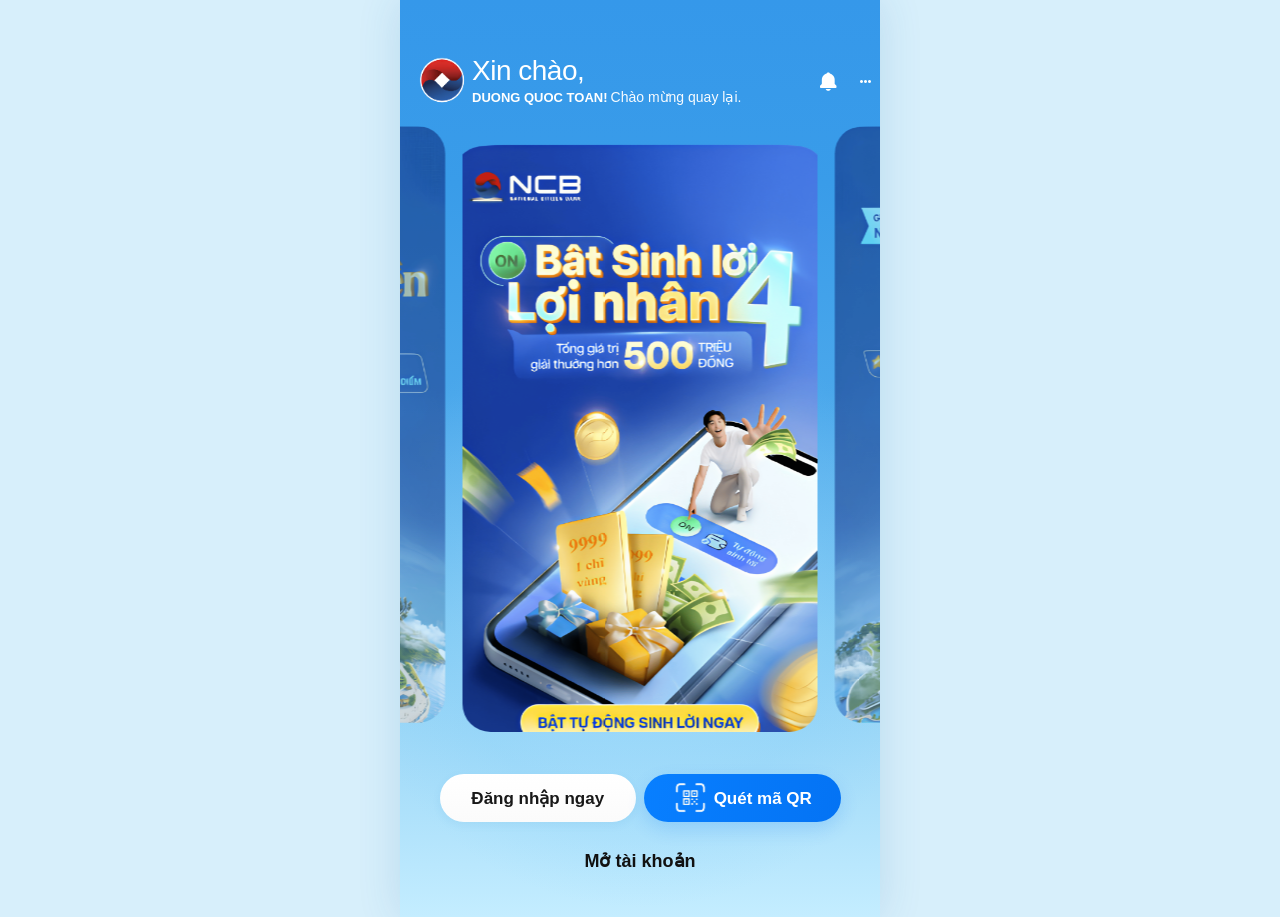
<file: index.html>
<!DOCTYPE html>
<html lang="vi">
<head>
 <meta charset="UTF-8">

<meta
    name="viewport"
    content="width=device-width, initial-scale=1.0, maximum-scale=1.0, user-scalable=no, viewport-fit=cover"
>

<meta name="theme-color" content="#d9f3ff">

<!-- Android / PWA -->
<link rel="manifest" href="./manifest.json">

<!-- iPhone / iPad -->
<meta name="apple-mobile-web-app-capable" content="yes">
<meta
    name="apple-mobile-web-app-status-bar-style"
    content="default"
>
<meta name="apple-mobile-web-app-title" content="NCB Demo">

<link
    rel="apple-touch-icon"
    href="./img/app-icon.png"
>

    <!-- Boxicons -->
    <link
        href="https://unpkg.com/boxicons@2.1.4/css/boxicons.min.css"
        rel="stylesheet"
    >

    <link rel="stylesheet" href="./css/index.css">
</head>

<body>

<main class="login-page">

    <!-- Phần trên -->
    <header class="top-header">

        <div class="welcome-section">

           <div class="user-avatar">
    <img
        src="./img/ncb_logo.png"
        alt="NCB"
        class="user-avatar-img"
    >
</div>

            <div class="welcome-content">
                <h1>Xin chào,</h1>

                <p>
                    <strong>DUONG QUOC TOAN!</strong>
                    <span>Chào mừng quay lại.</span>
                </p>
            </div>

        </div>

        <div class="header-actions">

            <button
                type="button"
                class="header-action-button"
                aria-label="Thông báo"
            >
                <i class="bx bxs-bell"></i>

                <span class="notification-dot"></span>
            </button>

            <button
                type="button"
                class="header-action-button more-button"
                aria-label="Xem thêm"
            >
                <i class="bx bx-dots-horizontal-rounded"></i>
            </button>

        </div>

    </header>


    <!-- Slider -->
    <section class="banner-slider" aria-label="Khuyến mãi">

        <div class="banner-track" id="bannerTrack">

            <article class="banner-slide">
                <img
                    src="./img/banner_1.png"
                    alt="Ưu đãi NCB 1"
                >
            </article>

            <article class="banner-slide">
                <img
                    src="./img/banner_2.png"
                    alt="Ưu đãi NCB 2"
                >
            </article>

            <article class="banner-slide">
                <img
                    src="./img/banner_3.png"
                    alt="Ưu đãi NCB 3"
                >
            </article>

        </div>

    </section>


    <!-- Các nút thao tác -->
    <section class="login-actions">

        <button
            type="button"
            class="action-button login-button"
            id="loginButton"
        >
            Đăng nhập ngay
        </button>

        <button
            type="button"
            class="action-button qr-button"
            id="qrButton"
        >
          <span class="qr-icon">
    <img
        src="./img/qr-icon.png"
        alt="QR"
        class="qr-icon-img"
    >
</span>

            <span>Quét mã QR</span>
        </button>

    </section>


    <!-- Mở tài khoản -->
    <button
        type="button"
        class="open-account-button"
        id="openAccountButton"
    >
        Mở tài khoản
    </button>

</main>
<!-- Lớp nền tối -->
<div class="login-overlay" id="loginOverlay"></div>

<!-- Bottom sheet đăng nhập -->
<section
    class="login-sheet"
    id="loginSheet"
    aria-hidden="true"
    aria-labelledby="loginSheetTitle"
>
    <div class="login-sheet-handle"></div>

    <div class="login-sheet-header">
        <h2 id="loginSheetTitle">Đăng nhập</h2>

        <button
            type="button"
            class="login-sheet-close"
            id="closeLoginSheet"
            aria-label="Đóng"
        >
            <i class="bx bx-x"></i>
        </button>
    </div>

    <div class="login-sheet-divider"></div>

    <div class="login-sheet-content">
        <p class="login-sheet-label">
            Chọn phương thức đăng nhập khác
        </p>

        <!-- Nhập mật khẩu -->
        <button
            type="button"
            class="login-option"
            id="passwordLoginOption"
        >
           <span class="login-option-icon password-icon">
    <img
        src="./img/icon_key.png"
        alt="Mật khẩu"
        class="password-icon-img"
    >
</span>

            <span class="login-option-text">
                <strong>Nhập mật khẩu</strong>

                <small>
                    Nhập tên đăng nhập và mật khẩu để truy cập
                    tài khoản của bạn.
                </small>
            </span>

            <span class="login-option-arrow">
                <i class="bx bx-right-arrow-alt"></i>
            </span>
        </button>

        <!-- Đăng nhập bằng OTP -->
        <button
            type="button"
            class="login-option"
            id="otpLoginOption"
        >
         <span class="login-option-icon otp-icon">
    <img
        src="./img/icon_otp1.png"
        alt="OTP"
        class="otp-icon-img"
    >
</span>

            <span class="login-option-text">
                <strong>Đăng nhập bằng OTP</strong>

                <small>
                    Sử dụng xác thực sinh trắc học và OTP để đăng nhập
                    vào tài khoản của bạn.
                </small>
            </span>

            <span class="login-option-arrow">
                <i class="bx bx-right-arrow-alt"></i>
            </span>
        </button>
    </div>
</section>
<script src="./js/index.js"></script>
<script src="./js/pwa.js"></script>
</body>
</html>
</file>
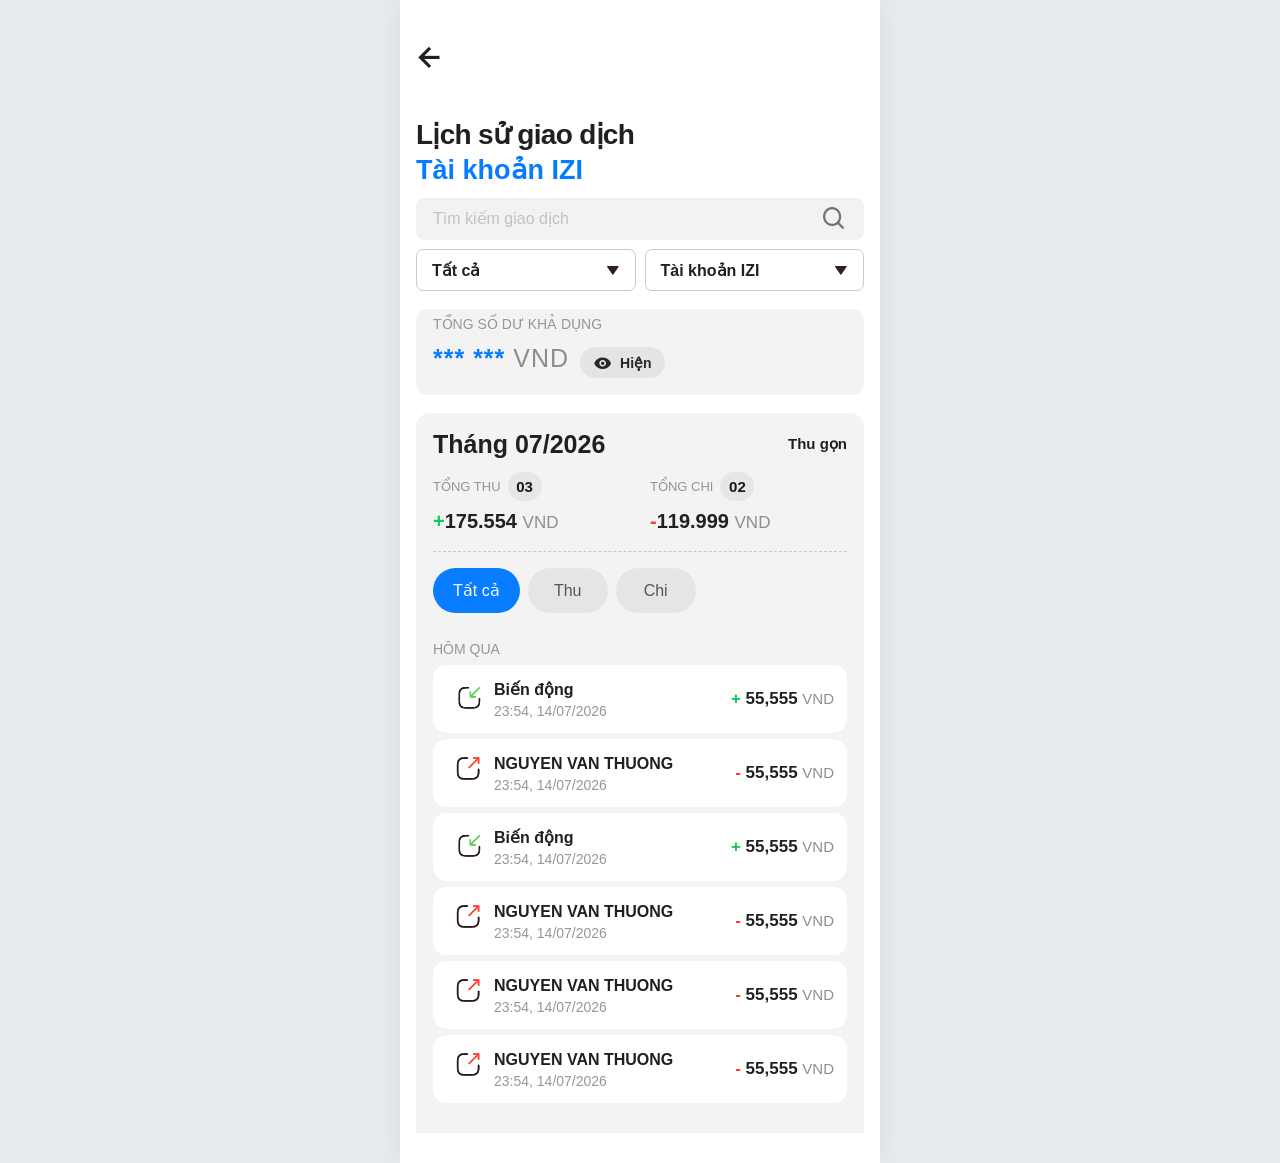
<file: history.html>
<!DOCTYPE html>
<html lang="vi">
<head>
    <meta charset="UTF-8">

    <meta
        name="viewport"
        content="width=device-width, initial-scale=1, viewport-fit=cover"
    >

    <meta name="theme-color" content="#ffffff">

    <title>Lịch sử giao dịch</title>

    <link
        href="https://unpkg.com/boxicons@2.1.4/css/boxicons.min.css"
        rel="stylesheet"
    >

    <link
        rel="stylesheet"
        href="./css/history.css"
    >
</head>

<body>

<main class="history-page">

    <header class="history-header">

        <button
            type="button"
            class="back-button"
            id="backButton"
            aria-label="Quay lại"
        >
            <i class="bx bx-left-arrow-alt"></i>
        </button>

        <div class="history-title">
            <h1>Lịch sử giao dịch</h1>
            <p>Tài khoản IZI</p>
        </div>

    </header>


    <section class="history-controls">

        <label class="search-box">
            <input
                type="search"
                id="transactionSearch"
                placeholder="Tìm kiếm giao dịch"
                autocomplete="off"
            >

            <i class="bx bx-search"></i>
        </label>


        <div class="filter-grid">

            <button
                type="button"
                class="filter-select"
                id="typeFilterButton"
            >
                <span id="typeFilterText">Tất cả</span>
                <i class="bx bxs-down-arrow"></i>
            </button>

            <button
                type="button"
                class="filter-select"
                id="accountFilterButton"
            >
                <span>Tài khoản IZI</span>
                <i class="bx bxs-down-arrow"></i>
            </button>

        </div>

    </section>


    <section class="available-balance-card">

        <p>TỔNG SỐ DƯ KHẢ DỤNG</p>

        <div class="available-balance-row">

            <strong
                id="availableBalance"
                data-balance="35.556"
            >
                *** *** <span>VND</span>
            </strong>

            <button
                type="button"
                class="show-balance-button"
                id="showBalanceButton"
            >
                <i class="bx bxs-show"></i>
                <span>Hiện</span>
            </button>

        </div>

    </section>


    <section class="month-card">

        <div class="month-header">

            <h2>Tháng 07/2026</h2>

            <button
                type="button"
                class="collapse-button"
                id="collapseButton"
            >
                Thu gọn
            </button>

        </div>


        <div class="month-summary">

            <div class="summary-item">
                <p>
                    TỔNG THU
                    <span class="count-badge">03</span>
                </p>

                <strong class="income-total">
                    <span>+</span>175.554 <small>VND</small>
                </strong>
            </div>

            <div class="summary-item summary-expense">
                <p>
                    TỔNG CHI
                    <span class="count-badge">02</span>
                </p>

                <strong class="expense-total">
                    <span>-</span>119.999 <small>VND</small>
                </strong>
            </div>

        </div>


        <div class="month-divider"></div>


        <div class="transaction-tabs">

            <button
                type="button"
                class="transaction-tab active"
                data-filter="all"
            >
                Tất cả
            </button>

            <button
                type="button"
                class="transaction-tab"
                data-filter="income"
            >
                Thu
            </button>

            <button
                type="button"
                class="transaction-tab"
                data-filter="expense"
            >
                Chi
            </button>

        </div>


        <div
            class="transaction-list-wrapper"
            id="transactionListWrapper"
        >
            <h3>HÔM QUA</h3>

            <div class="transaction-list" id="transactionList">

                <article
    class="transaction-item"
    data-type="income"
    data-search="biến động 55555"
    data-detail-url="./transaction-detail.html"
    role="button"
    tabindex="0"
    aria-label="Xem chi tiết giao dịch nhận 55,555 VND"
>
   <span class="transaction-icon income-icon">

    <img
        src="./img/icon_income.png"
        alt="Nhận tiền"
        class="income-transaction-icon-img"
    >

</span>
                                    <!-- Đây là nhận  -->
    <div class="transaction-info">
        <strong>Biến động</strong>
        <small>23:54, 14/07/2026</small>
    </div>

    <div class="transaction-amount income">
        <strong>
            <span>+</span> 55,555
            <small>VND</small>
        </strong>
    </div>
</article>

                                <!-- Đây là trừ  -->
                            <article
    class="transaction-item"
    data-type="income"
    data-search="biến động 55555"
    data-detail-url="./transaction+detail.html"
    role="button"
    tabindex="0"
    aria-label="Xem chi tiết giao dịch nhận 55,555 VND"
>
     

                       <span class="transaction-icon expense-icon">

    <img
        src="./img/icon_income1.png"
        alt="Nhận tiền"
        class="income-transaction-icon-img1"
    >

</span>
                                    <!-- Đây là nhận  -->
    <div class="transaction-info">
        <strong>NGUYEN VAN THUONG</strong>
        <small>23:54, 14/07/2026</small>
    </div>

    <div class="transaction-amount expense">
        <strong>
            <span>-</span> 55,555
            <small>VND</small>
        </strong>
    </div>
</article>


                      <article
    class="transaction-item"
    data-type="income"
    data-search="biến động 55555"
    data-detail-url="./transaction+detail.html"
    role="button"
    tabindex="0"
    aria-label="Xem chi tiết giao dịch nhận 55,555 VND"
>
   <span class="transaction-icon income-icon">

    <img
        src="./img/icon_income.png"
        alt="Nhận tiền"
        class="income-transaction-icon-img"
    >

</span>
                                    <!-- Đây là nhận  -->
    <div class="transaction-info">
        <strong>Biến động</strong>
        <small>23:54, 14/07/2026</small>
    </div>

    <div class="transaction-amount income">
        <strong>
            <span>+</span> 55,555
            <small>VND</small>
        </strong>
    </div>
</article>

                                  <article
    class="transaction-item"
    data-type="income"
    data-search="biến động 55555"
    data-detail-url="./transaction+detail1.html"
    role="button"
    tabindex="0"
    aria-label="Xem chi tiết giao dịch nhận 55,555 VND"
>
     

                       <span class="transaction-icon expense-icon">

    <img
        src="./img/icon_income1.png"
        alt="Nhận tiền"
        class="income-transaction-icon-img1"
    >

</span>
                                    <!-- Đây là nhận  -->
    <div class="transaction-info">
        <strong>NGUYEN VAN THUONG</strong>
        <small>23:54, 14/07/2026</small>
    </div>

    <div class="transaction-amount expense">
        <strong>
            <span>-</span> 55,555
            <small>VND</small>
        </strong>
    </div>
</article>
                            <article
    class="transaction-item"
    data-type="income"
    data-search="biến động 55555"
    data-detail-url="./transaction+detail1.html"
    role="button"
    tabindex="0"
    aria-label="Xem chi tiết giao dịch nhận 55,555 VND"
>
     

                       <span class="transaction-icon expense-icon">

    <img
        src="./img/icon_income1.png"
        alt="Nhận tiền"
        class="income-transaction-icon-img1"
    >

</span>
                                    <!-- Đây là nhận  -->
    <div class="transaction-info">
        <strong>NGUYEN VAN THUONG</strong>
        <small>23:54, 14/07/2026</small>
    </div>

    <div class="transaction-amount expense">
        <strong>
            <span>-</span> 55,555
            <small>VND</small>
        </strong>
    </div>
</article>

                            <article
    class="transaction-item"
    data-type="income"
    data-search="biến động 55555"
    data-detail-url="./transaction+detail.html"
    role="button"
    tabindex="0"
    aria-label="Xem chi tiết giao dịch nhận 55,555 VND"
>
     

                       <span class="transaction-icon expense-icon">

    <img
        src="./img/icon_income1.png"
        alt="Nhận tiền"
        class="income-transaction-icon-img1"
    >

</span>
                                    <!-- Đây là nhận  -->
    <div class="transaction-info">
        <strong>NGUYEN VAN THUONG</strong>
        <small>23:54, 14/07/2026</small>
    </div>

    <div class="transaction-amount expense">
        <strong>
            <span>-</span> 55,555
            <small>VND</small>
        </strong>
    </div>
</article>


            </div>

            <p
                class="empty-message"
                id="emptyMessage"
                hidden
            >
                Không tìm thấy giao dịch
            </p>

        </div>

    </section>

</main>


<!-- Menu chọn loại giao dịch -->
<div
    class="filter-overlay"
    id="filterOverlay"
></div>

<section
    class="filter-sheet"
    id="filterSheet"
    aria-hidden="true"
>
    <div class="filter-sheet-header">
        <h2>Loại giao dịch</h2>

        <button
            type="button"
            id="closeFilterSheet"
            aria-label="Đóng"
        >
            <i class="bx bx-x"></i>
        </button>
    </div>

    <button
        type="button"
        class="filter-option"
        data-value="all"
        data-label="Tất cả"
    >
        Tất cả
    </button>

    <button
        type="button"
        class="filter-option"
        data-value="income"
        data-label="Thu"
    >
        Giao dịch thu
    </button>

    <button
        type="button"
        class="filter-option"
        data-value="expense"
        data-label="Chi"
    >
        Giao dịch chi
    </button>
</section>


<script src="./js/history.js"></script>

</body>
</html>
</file>
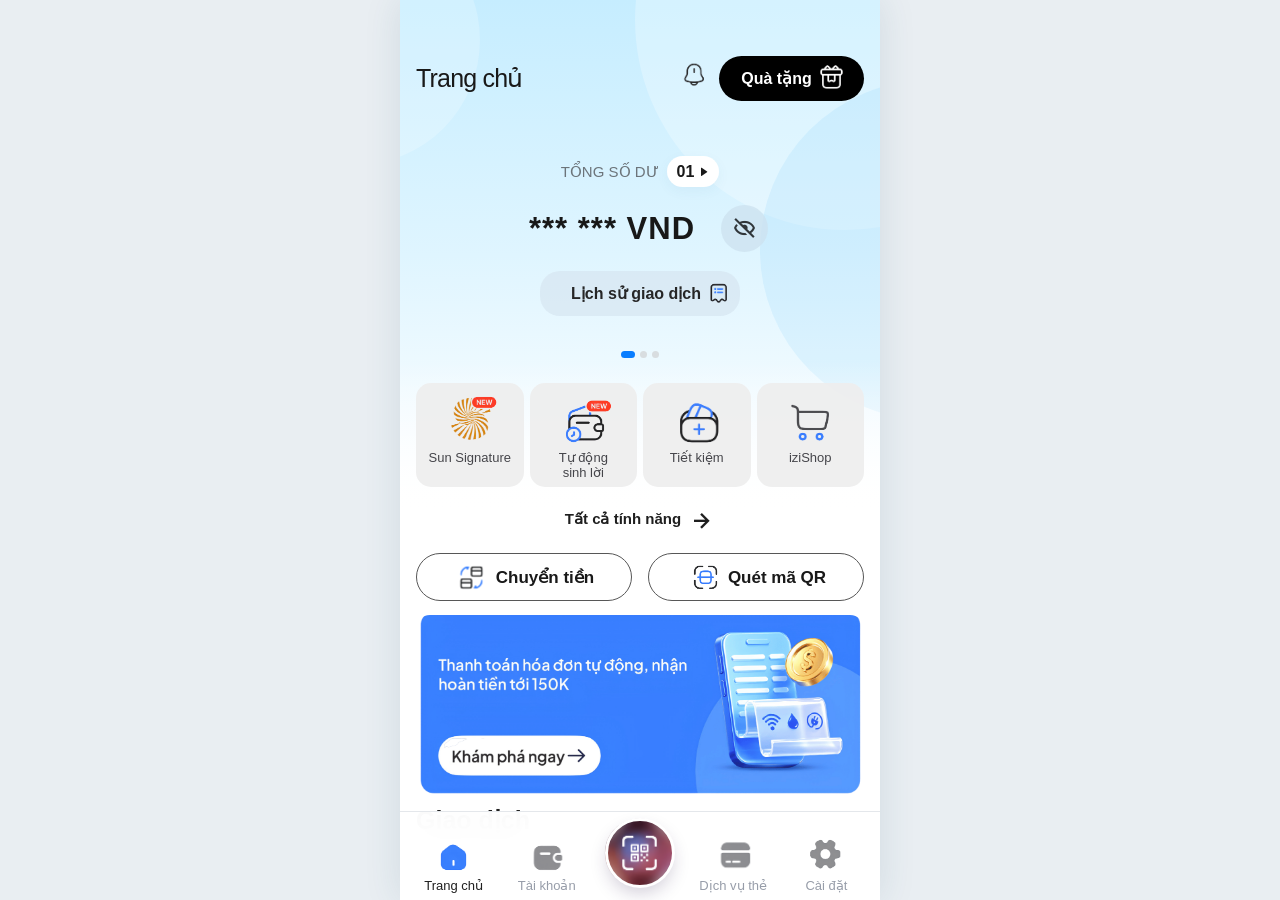
<file: home.html>
<!DOCTYPE html>
<html lang="vi">
<head>
   <meta charset="UTF-8">

<meta
    name="viewport"
    content="width=device-width, initial-scale=1.0, maximum-scale=1.0, user-scalable=no, viewport-fit=cover"
>

<meta name="theme-color" content="#d9f3ff">

<!-- Android / PWA -->
<link rel="manifest" href="./manifest.json">

<!-- iPhone / iPad -->
<meta name="apple-mobile-web-app-capable" content="yes">
<meta
    name="apple-mobile-web-app-status-bar-style"
    content="default"
>
<meta name="apple-mobile-web-app-title" content="NCB Demo">

<link
    rel="apple-touch-icon"
    href="./img/app-icon.png"
>

    <link
        href="https://unpkg.com/boxicons@2.1.4/css/boxicons.min.css"
        rel="stylesheet"
    >

    <link rel="stylesheet" href="./css/home.css">
</head>

<body>

<main class="home-page">

    <!-- Nền trang chủ -->
    <div class="home-background" aria-hidden="true">
        <span class="background-shape shape-one"></span>
        <span class="background-shape shape-two"></span>
        <span class="background-shape shape-three"></span>
    </div>


    <!-- Phần nội dung cuộn -->
    <div class="home-scroll">

        <!-- Header -->
        <header class="home-header">

            <h1>Trang chủ</h1>

            <div class="header-actions">

             <button
    type="button"
    class="notification-button"
    aria-label="Thông báo"
>
    <img
        src="./img/icon_bell.png"
        alt="Thông báo"
        class="notification-icon-img"
    >
</button>

  <button
    type="button"
    class="gift-button"
>
    <span class="gift-text">Quà tặng</span>

    <span class="gift-icon">
        <img
            src="./img/icon_gift.png"
            alt=""
            class="gift-icon-img"
        >
    </span>
</button>

            </div>

        </header>


        <!-- Số dư -->
        <section class="balance-section">

            <div class="balance-title-row">
                <span class="balance-title">
                    TỔNG SỐ DƯ
                </span>

                <button
                    type="button"
                    class="account-selector"
                >
                    <span>01</span>
                    <i class="bx bxs-right-arrow"></i>
                </button>
            </div>

            <div class="balance-value-row">

                <div
                    class="balance-value is-hidden"
                    id="balanceValue"
                    data-balance="25.680.000"
                >
                    *** *** VND
                </div>

                <button
                    type="button"
                    class="balance-eye"
                    id="toggleBalance"
                    aria-label="Hiện số dư"
                >
                    <i class="bx bx-hide"></i>
                </button>

            </div>

     <button
    type="button"
    class="transaction-history-button"
    id="transactionHistoryButton"
>
    <span class="transaction-history-text">
        Lịch sử giao dịch
    </span>

    <span class="transaction-history-icon">
        <img
            src="./img/icon_receipt.png"
            alt="Lịch sử giao dịch"
            class="transaction-history-icon-img"
        >
    </span>
</button>

            <div class="balance-dots" aria-hidden="true">
                <span class="active"></span>
                <span></span>
                <span></span>
            </div>

        </section>


        <!-- Tính năng nhanh -->
 <!-- Sun -->
<!-- Tính năng nhanh -->
<section class="quick-feature-section">

    <div class="quick-feature-grid">

        <!-- Sun Signature -->
        <button type="button" class="quick-feature-card">
            <!-- <span class="feature-badge">NEW</span> -->

            <span class="feature-icon">
                <img
                    src="./img/icon_sun.png"
                    alt="Sun Signature"
                    class="icon-sun"
                >
            </span>

            <span class="feature-name">
                Sun Signature
            </span>
        </button>


        <!-- Tự động sinh lời -->
        <button type="button" class="quick-feature-card">
            <!-- <span class="feature-badge">NEW</span> -->

            <span class="feature-icon">
                <img
                    src="./img/icon_wallet.png"
                    alt="Tự động sinh lời"
                    class="icon-wallet"
                >
            </span>

            <span class="feature-name">
                Tự động<br>sinh lời
            </span>
        </button>


        <!-- Tiết kiệm -->
        <button type="button" class="quick-feature-card">

            <span class="feature-icon">
                <img
                    src="./img/icon_saving.png"
                    alt="Tiết kiệm"
                    class="icon-saving"
                >
            </span>

            <span class="feature-name">
                Tiết kiệm
            </span>
        </button>


        <!-- iziShop -->
        <button type="button" class="quick-feature-card">

            <span class="feature-icon">
                <img
                    src="./img/icon_shop.png"
                    alt="iziShop"
                    class="icon-shop"
                >
            </span>

            <span class="feature-name">
                iziShop
            </span>
        </button>

    </div>

    <button
        type="button"
        class="all-features-button"
    >
        <span>Tất cả tính năng</span>
        <i class="bx bx-right-arrow-alt"></i>
    </button>

</section>

        <!-- Nút chuyển tiền và QR -->
       <section class="primary-actions">

    <!-- Chuyển tiền -->
    <button
        type="button"
        class="primary-action-button"
        id="transferButton"
    >

        <span class="primary-action-icon">

            <img
                src="./img/icon_transfer.png"
                alt="Chuyển tiền"
                class="transfer-icon-img"
            >

        </span>

        <span>Chuyển tiền</span>

    </button>


    <!-- QR -->
    <button
        type="button"
        class="primary-action-button"
        id="scanQrButton"
    >

        <span class="primary-action-icon">

            <img
                src="./img/icon_otp11.png"
                alt="Quét mã QR"
                class="qr-icon-img"
            >

        </span>

        <span>Quét mã QR</span>

    </button>

</section>


        <!-- Banner -->
      <section class="home-banner">

    <img
        src="./img/home_banner.png"
        alt="Banner khuyến mãi"
        class="home-banner-img"
    >

</section>


        <!-- Giao dịch -->
        <section class="transaction-section">
            <h2>Giao dịch</h2>

            <div class="transaction-empty">
                <i class="bx bx-receipt"></i>

                <p>Chưa có giao dịch gần đây</p>
            </div>
        </section>

    </div>


    <!-- Thanh điều hướng dưới -->
   <nav class="bottom-navigation">

    <!-- Trang chủ -->
    <button
        type="button"
        class="nav-item active"
    >
        <span class="nav-icon">
            <img
                src="./img/icon_home1.png"
                alt="Trang chủ"
                class="nav-home-img"
            >
        </span>

        <span class="gift-text1">Trang chủ</span>
      
    </button>


    <!-- Tài khoản -->
    <button
        type="button"
        class="nav-item"
    >
        <span class="nav-icon">
            <img
                src="./img/icon_account1.png"
                alt="Tài khoản"
                class="nav-account-img"
            >
        </span>

        <span  class="gift-text1">Tài khoản</span>
    </button>


    <!-- QR -->
    <button
        type="button"
        class="nav-item qr-nav-item"
        aria-label="Quét mã QR"
    >

        <span class="qr-nav-circle">

            <img
                src="./img/icon_qr_nav.png"
                alt="QR"
                class="nav-qr-img"
            >

        </span>

    </button>


    <!-- Dịch vụ thẻ -->
    <button
        type="button"
        class="nav-item"
    >
        <span class="nav-icon">
            <img
                src="./img/icon_card.png"
                alt="Dịch vụ thẻ"
                class="nav-card-img"
            >
        </span>

        <span  class="gift-text1" >Dịch vụ thẻ</span>
    </button>


    <!-- Cài đặt -->
    <button
        type="button"
        class="nav-item"
    >
        <span class="nav-icon">
            <img
                src="./img/icon_setting.png"
                alt="Cài đặt"
                class="nav-setting-img"
            >
        </span>

        <span  class="gift-text1">Cài đặt</span>
    </button>

</nav>

</main>

<script src="./js/home.js"></script>
<script src="./js/pwa.js"></script>
</body>
</html>
</file>
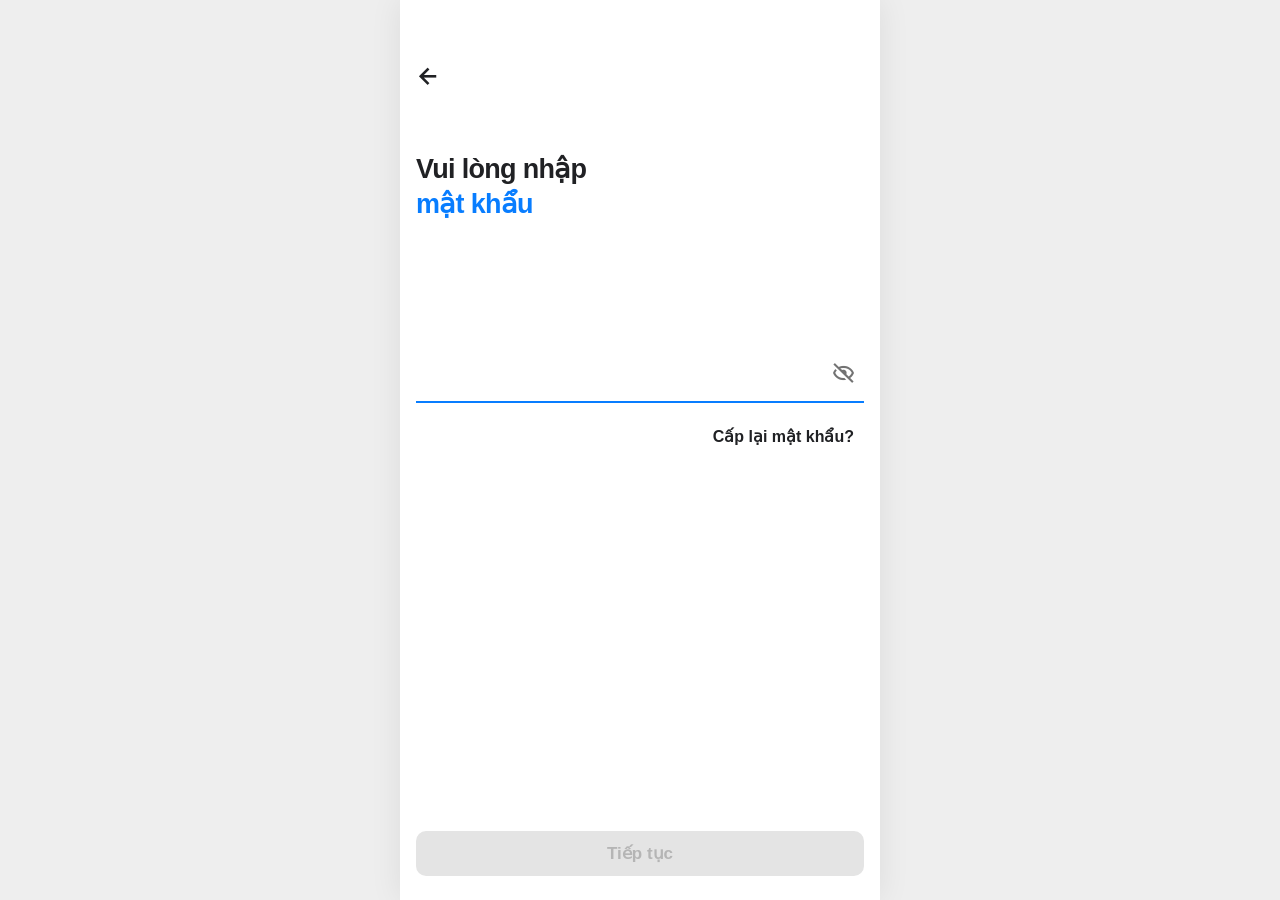
<file: password.html>
<!DOCTYPE html>
<html lang="vi">
<head>
   <meta charset="UTF-8">

<meta
    name="viewport"
    content="width=device-width, initial-scale=1.0, maximum-scale=1.0, user-scalable=no, viewport-fit=cover"
>

<meta name="theme-color" content="#d9f3ff">

<!-- Android / PWA -->
<link rel="manifest" href="./manifest.json">

<!-- iPhone / iPad -->
<meta name="apple-mobile-web-app-capable" content="yes">
<meta
    name="apple-mobile-web-app-status-bar-style"
    content="default"
>
<meta name="apple-mobile-web-app-title" content="NCB Demo">

<link
    rel="apple-touch-icon"
    href="./img/app-icon.png"
>

    <link
        href="https://unpkg.com/boxicons@2.1.4/css/boxicons.min.css"
        rel="stylesheet"
    >

    <link rel="stylesheet" href="./css/password.css">
</head>

<body>

<main class="password-page" id="passwordPage">

    <button
        type="button"
        class="back-button"
        id="backButton"
        aria-label="Quay lại"
    >
        <i class="bx bx-left-arrow-alt"></i>
    </button>

    <section class="password-content">

        <h1>
            Vui lòng nhập
            <span>mật khẩu</span>
        </h1>

        <div class="password-input-area">

            <input
                type="password"
                id="passwordInput"
                class="password-input"
                inputmode="numeric"
                maxlength="9"
                autocomplete="off"
                aria-label="Nhập mật khẩu"
            >

            <button
                type="button"
                class="show-password-button"
                id="showPasswordButton"
                aria-label="Hiện hoặc ẩn mật khẩu"
            >
                <i class="bx bx-hide"></i>
            </button>

        </div>

        <button
            type="button"
            class="forgot-password"
            id="forgotPasswordButton"
        >
            Cấp lại mật khẩu?
        </button>

    </section>

    <button
        type="button"
        class="continue-button"
        id="continueButton"
        disabled
    >
        Tiếp tục
    </button>

</main>

<script src="./js/password.js"></script>
<script src="./js/pwa.js"></script>
</body>
</html>
</file>
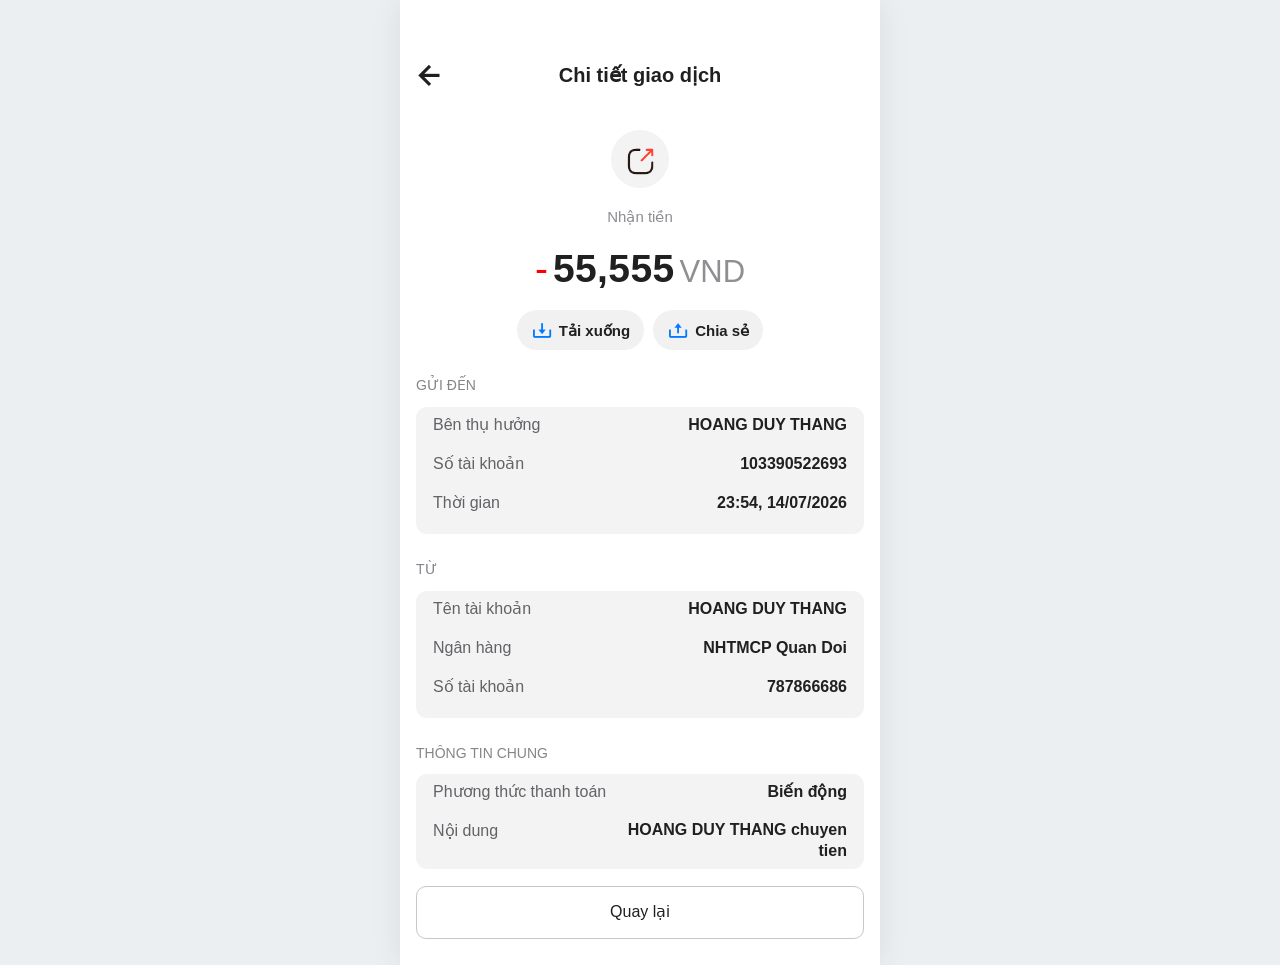
<file: transaction+detail.html>
<!DOCTYPE html>
<html lang="vi">
<head>
    <meta charset="UTF-8">

    <meta
        name="viewport"
        content="width=device-width, initial-scale=1, viewport-fit=cover"
    >

    <meta name="theme-color" content="#ffffff">

    <title>Chi tiết giao dịch</title>

    <link
        href="https://unpkg.com/boxicons@2.1.4/css/boxicons.min.css"
        rel="stylesheet"
    >

    <link
        rel="stylesheet"
        href="./css/transaction+detail.css"
    >
</head>

<body>

<main class="transaction-detail-page">

    <!-- Header -->
    <header class="detail-header">

        <button
            type="button"
            class="detail-back-button"
            id="detailBackButton"
            aria-label="Quay lại"
        >
            <i class="bx bx-left-arrow-alt"></i>
        </button>

        <h1>Chi tiết giao dịch</h1>

        <span class="header-placeholder"></span>

    </header>


    <!-- Trạng thái giao dịch -->
    <section class="transaction-hero">
<div class="transaction-status-icon">

    <span class="status-box"></span>

    <img
        src="./img/icon_income1.png"
        alt="Trạng thái giao dịch"
        class="transaction-status-icon-img"
    >

</div>

        <p class="transaction-type">Nhận tiền</p>

        <div class="transaction-main-amount">
            <span class="amount-sign">-</span>

            <strong>55,555</strong>

            <span class="amount-currency">VND</span>
        </div>

        <div class="transaction-action-buttons">

            <button
                type="button"
                class="detail-action-button"
                id="downloadButton"
            >
                <i class="bx bx-download"></i>
                <span>Tải xuống</span>
            </button>

            <button
                type="button"
                class="detail-action-button"
                id="shareButton"
            >
                <i class="bx bx-upload"></i>
                <span>Chia sẻ</span>
            </button>

        </div>

    </section>


    <!-- Gửi đến -->
    <section class="detail-section">

        <h2>GỬI ĐẾN</h2>

        <div class="detail-card">

            <div class="detail-row">
                <span>Bên thụ hưởng</span>
                <strong>HOANG DUY THANG</strong>
            </div>

            <div class="detail-row">
                <span>Số tài khoản</span>
                <strong>103390522693</strong>
            </div>

            <div class="detail-row">
                <span>Thời gian</span>
                <strong>23:54, 14/07/2026</strong>
            </div>

        </div>

    </section>


    <!-- Từ -->
    <section class="detail-section">

        <h2>TỪ</h2>

        <div class="detail-card">

            <div class="detail-row">
                <span>Tên tài khoản</span>
                <strong>HOANG DUY THANG</strong>
            </div>

            <div class="detail-row">
                <span>Ngân hàng</span>
                <strong>NHTMCP Quan Doi</strong>
            </div>

            <div class="detail-row">
                <span>Số tài khoản</span>
                <strong>787866686</strong>
            </div>

        </div>

    </section>


    <!-- Thông tin chung -->
    <section class="detail-section">

        <h2>THÔNG TIN CHUNG</h2>

        <div class="detail-card">

            <div class="detail-row">
                <span>Phương thức thanh toán</span>
                <strong>Biến động</strong>
            </div>

            <div class="detail-row detail-content-row">
                <span>Nội dung</span>

                <strong>
                    HOANG DUY THANG chuyen tien
                </strong>
            </div>

        </div>

    </section>


    <!-- Nút quay lại -->
    <button
        type="button"
        class="bottom-back-button"
        id="bottomBackButton"
    >
        Quay lại
    </button>

</main>


<!-- Toast -->
<div
    class="detail-toast"
    id="detailToast"
    role="status"
    aria-live="polite"
></div>


<script src="./js/transaction-detail.js"></script>

</body>
</html>
</file>
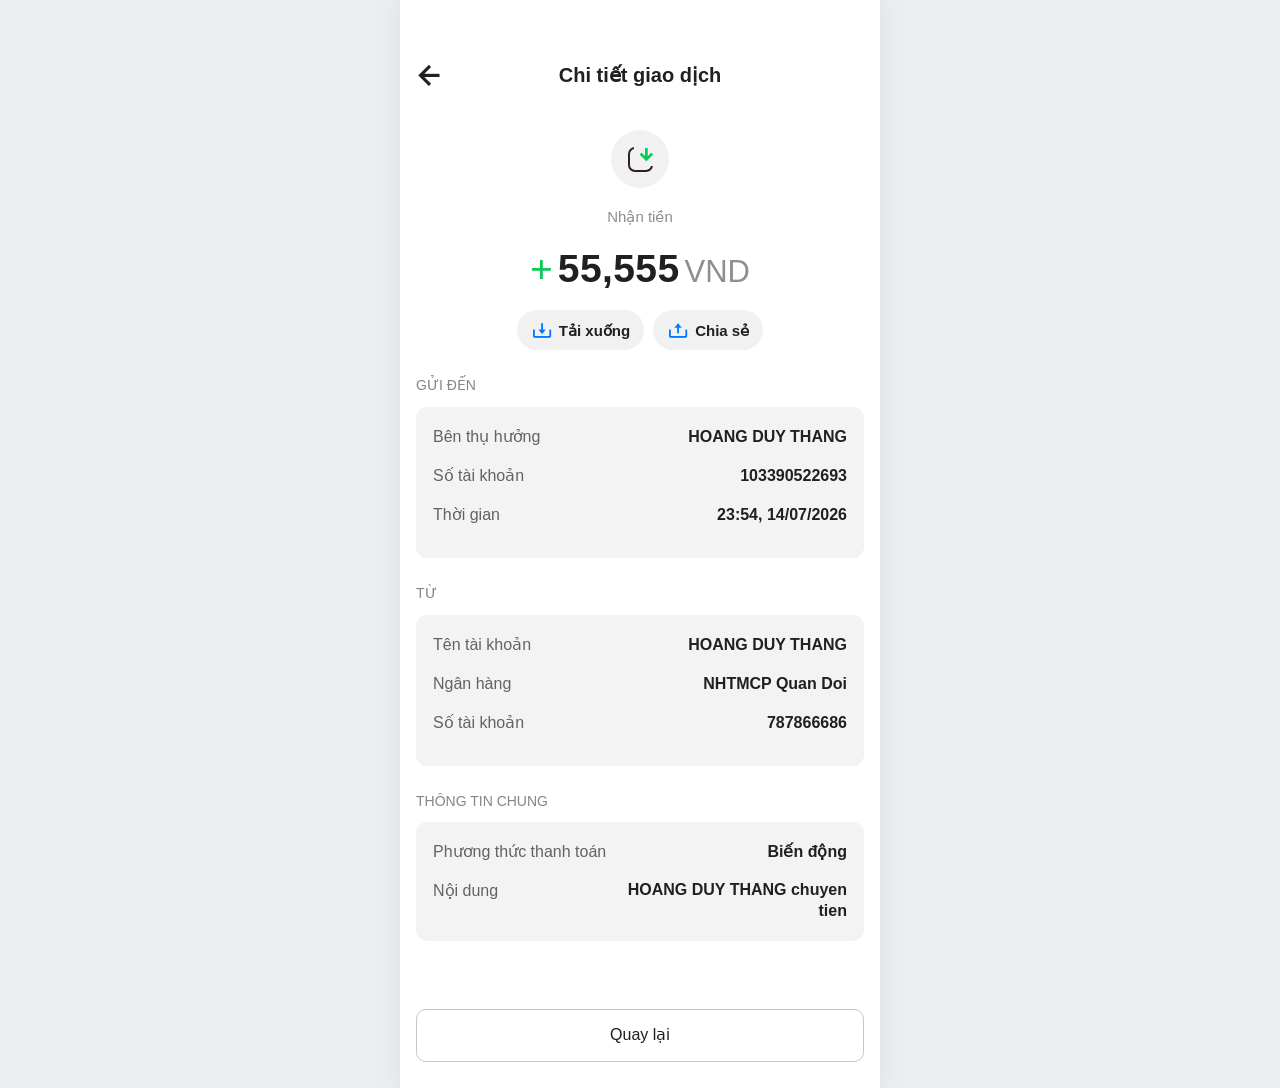
<file: transaction-detail.html>
<!DOCTYPE html>
<html lang="vi">
<head>
    <meta charset="UTF-8">

    <meta
        name="viewport"
        content="width=device-width, initial-scale=1, viewport-fit=cover"
    >

    <meta name="theme-color" content="#ffffff">

    <title>Chi tiết giao dịch</title>

    <link
        href="https://unpkg.com/boxicons@2.1.4/css/boxicons.min.css"
        rel="stylesheet"
    >

    <link
        rel="stylesheet"
        href="./css/transaction-detail.css"
    >
</head>

<body>

<main class="transaction-detail-page">

    <!-- Header -->
    <header class="detail-header">

        <button
            type="button"
            class="detail-back-button"
            id="detailBackButton"
            aria-label="Quay lại"
        >
            <i class="bx bx-left-arrow-alt"></i>
        </button>

        <h1>Chi tiết giao dịch</h1>

        <span class="header-placeholder"></span>

    </header>


    <!-- Trạng thái giao dịch -->
    <section class="transaction-hero">

        <div class="transaction-status-icon">
            <span class="status-box"></span>

            <i class="bx bx-down-arrow-alt"></i>
        </div>

        <p class="transaction-type">Nhận tiền</p>

        <div class="transaction-main-amount">
            <span class="amount-sign">+</span>

            <strong>55,555</strong>

            <span class="amount-currency">VND</span>
        </div>

        <div class="transaction-action-buttons">

            <button
                type="button"
                class="detail-action-button"
                id="downloadButton"
            >
                <i class="bx bx-download"></i>
                <span>Tải xuống</span>
            </button>

            <button
                type="button"
                class="detail-action-button"
                id="shareButton"
            >
                <i class="bx bx-upload"></i>
                <span>Chia sẻ</span>
            </button>

        </div>

    </section>


    <!-- Gửi đến -->
    <section class="detail-section">

        <h2>GỬI ĐẾN</h2>

        <div class="detail-card">

            <div class="detail-row">
                <span>Bên thụ hưởng</span>
                <strong>HOANG DUY THANG</strong>
            </div>

            <div class="detail-row">
                <span>Số tài khoản</span>
                <strong>103390522693</strong>
            </div>

            <div class="detail-row">
                <span>Thời gian</span>
                <strong>23:54, 14/07/2026</strong>
            </div>

        </div>

    </section>


    <!-- Từ -->
    <section class="detail-section">

        <h2>TỪ</h2>

        <div class="detail-card">

            <div class="detail-row">
                <span>Tên tài khoản</span>
                <strong>HOANG DUY THANG</strong>
            </div>

            <div class="detail-row">
                <span>Ngân hàng</span>
                <strong>NHTMCP Quan Doi</strong>
            </div>

            <div class="detail-row">
                <span>Số tài khoản</span>
                <strong>787866686</strong>
            </div>

        </div>

    </section>


    <!-- Thông tin chung -->
    <section class="detail-section">

        <h2>THÔNG TIN CHUNG</h2>

        <div class="detail-card">

            <div class="detail-row">
                <span>Phương thức thanh toán</span>
                <strong>Biến động</strong>
            </div>

            <div class="detail-row detail-content-row">
                <span>Nội dung</span>

                <strong>
                    HOANG DUY THANG chuyen tien
                </strong>
            </div>

        </div>

    </section>


    <!-- Nút quay lại -->
    <button
        type="button"
        class="bottom-back-button"
        id="bottomBackButton"
    >
        Quay lại
    </button>

</main>


<!-- Toast -->
<div
    class="detail-toast"
    id="detailToast"
    role="status"
    aria-live="polite"
></div>


<script src="./js/transaction-detail.js"></script>

</body>
</html>
</file>
<file: css/index.css>
/* =========================================
   RESET
========================================= */

* {
    margin: 0;
    padding: 0;
    box-sizing: border-box;
}

html,
body {
    width: 100%;
    min-height: 100%;
}

html {
    background: #3195e9;
}

body {
    min-height: 100vh;
    min-height: 100dvh;

    font-family:
        -apple-system,
        BlinkMacSystemFont,
        "Segoe UI",
        Roboto,
        Helvetica,
        Arial,
        sans-serif;

    color: #ffffff;

    overflow-x: hidden;
    overscroll-behavior: none;

    -webkit-font-smoothing: antialiased;
    -webkit-tap-highlight-color: transparent;
}

button {
    border: 0;
    outline: none;
    font: inherit;
    cursor: pointer;
}



/* =========================================
   TRANG CHÍNH
========================================= */

.login-page {
    position: relative;

    width: 100%;
    max-width: 480px;

    min-height: 100vh;
    min-height: 100dvh;

    margin: 0 auto;

    padding:
        calc(env(safe-area-inset-top, 0px) + 58px)
        0
        calc(env(safe-area-inset-bottom, 0px) + 35px);

    overflow: hidden;

    background:
        linear-gradient(
            180deg,
            #3598ea 0%,
            #399ce9 20%,
            #4aa7eb 43%,
            #88cdf4 69%,
            #c4edff 100%
        );
}


/* Ánh sáng nhẹ phía sau slider */

.login-page::before {
    content: "";

    position: absolute;
    left: 50%;
    top: 310px;

    width: 520px;
    height: 600px;

    transform: translateX(-50%);

    background:
        radial-gradient(
            circle at center,
            rgba(162, 221, 255, 0.48) 0%,
            rgba(125, 204, 250, 0.18) 50%,
            transparent 75%
        );

    pointer-events: none;
}


/* =========================================
   HEADER
========================================= */

.top-header {
    position: relative;
    z-index: 5;

    display: flex;
    align-items: center;
    justify-content: space-between;
margin-top: -5px;
    width: 100%;

    padding: 0 22px 0 20px;
}

.welcome-section {
    display: flex;
    align-items: center;

    min-width: 0;
}

.user-avatar {
    display: flex;
    align-items: center;
    justify-content: center;

    flex-shrink: 0;

    /* Khung chứa */
    width: 56px;
    height: 56px;
}

.user-avatar img {
 width: 210px;
    height: 245px;
    margin-top: -8px;
    margin-left: -13px;
    object-fit: cover;
}

.welcome-content {
    min-width: 0;
    margin-left: -4px;
}

.welcome-content h1 {
    margin: 0 0 4px;

    color: #ffffff;

    font-size: 28px;
    line-height: 1.05;
    font-weight: 500;

    letter-spacing: -0.5px;
}

.welcome-content p {
    display: flex;
    align-items: baseline;
    flex-wrap: nowrap;

    margin: 0;

    color: #ffffff;

    font-size: 15px;
    line-height: 1.25;

    white-space: nowrap;
}

.welcome-content strong {
    flex: 0 0 auto;

    margin-right: 3px;

    color: #ffffff;

    font-size: 13px;
    line-height: 1.25;
    font-weight: 600;

    white-space: nowrap;
}

.welcome-content span {
    flex: 0 0 auto;

    color: rgba(255, 255, 255, 0.96);

    font-size: 14px;
    line-height: 1.25;
    font-weight: 400;

    white-space: nowrap;
}

/* Nút chuông và menu */

.header-actions {
    flex: 0 0 auto;

    display: flex;
    align-items: center;

    margin-left: 8px;
    gap: 15px;
}

.header-action-button {
    position: relative;

    display: grid;
    place-items: center;

    width: 25px;
    height: 42px;

    color: #ffffff;
    background: transparent;
}

.header-action-button i {
        font-size: 22px;
    margin-left: 24px;
}

.more-button i {
    font-size: 18px;
}

.notification-dot {
    position: absolute;

    top: 9px;
    right: 4px;

    width: 5px;
    height: 5px;

    border-radius: 50%;

    background: #ff3b30;
    border: 1px solid #ffffff;

    display: none;
}


/* =========================================
   SLIDER
========================================= */




/* =========================================
   SLIDER
========================================= */

.banner-slider {
    position: relative;
    z-index: 2;

    width: 100%;
    margin-top: 8px;

    overflow: visible;
    touch-action: pan-y;
}

.banner-track {
    display: flex;
    align-items: center;

    width: max-content;

    will-change: transform;

    transition:
        transform 0.55s cubic-bezier(0.22, 0.78, 0.25, 1);
}

.banner-slide {
    position: relative;

    flex: 0 0 auto;

    /* Kích thước khung chính */
    width: min(74vw, 355px);
    aspect-ratio: 334 / 615;

    margin-right: 12px;

    border-radius: 28px;
    overflow: hidden;

    background: transparent;

    transform: scale(0.97);
    opacity: 0.62;

    transition:
        transform 0.55s cubic-bezier(0.22, 0.78, 0.25, 1),
        opacity 0.55s ease;
}

.banner-slide img {
    position: absolute;

    /*
     * Phóng lớn ảnh để loại bỏ phần viền/mép
     * có sẵn bên trong file PNG.
     */
    left: 50%;
    top: 50%;

    width: 111%;
    height: 111%;

    max-width: none;

    object-fit: cover;
    object-position: center;

    transform: translate(-50%, -50%);

    border-radius: inherit;

    pointer-events: none;
    user-select: none;
    -webkit-user-drag: none;
}

.banner-slide.is-active {
    z-index: 3;

    transform: scale(1);
    opacity: 1;
}

/* =========================================
   NÚT ĐĂNG NHẬP VÀ QR
========================================= */

.login-actions {
    position: relative;
    z-index: 4;

    display: grid;
    grid-template-columns: 1fr 1fr;

    width: calc(100% - 79px);

    margin: 42px auto 0;
    gap: 8px;
}

.action-button {
    display: flex;
    align-items: center;
    justify-content: center;

    min-width: 0;
    height: 48px;

    border-radius: 999px;

    font-size: 17px;
    line-height: 1;
    font-weight: 600;

    white-space: nowrap;

    transition:
        transform 0.15s ease,
        opacity 0.15s ease;
}

.action-button:active {
    transform: scale(0.97);
    opacity: 0.9;
}

.login-button {
    color: #181818;

    background:
        linear-gradient(
            180deg,
            #ffffff 0%,
            #fbfbfb 100%
        );

    box-shadow:
        0 3px 8px rgba(42, 123, 188, 0.08);
}

.qr-button {
    gap: 4px;

    padding: 0 14px;

    color: #ffffff;

    background:
        linear-gradient(
            100deg,
            #087fff 0%,
            #0473f4 100%
        );

    box-shadow:
        0 7px 18px rgba(0, 112, 245, 0.16);
}

.qr-icon{
    display: flex;
    align-items: center;
    justify-content: center;

    flex-shrink: 0;

    width: 37px;
    height: 37px;
}
.qr-icon-img{
       width: 90px;
    height: 160px;
    object-fit: contain;
    display: block;
    margin-top: -5px;
    margin-left: -10px;
    user-select: none;
    -webkit-user-drag: none;
    transition: transform .2s ease;
}
.qr-icon i {
    font-size: 33px;
    font-weight: 400;
}


/* =========================================
   MỞ TÀI KHOẢN
========================================= */

.open-account-button {
    position: relative;
    z-index: 4;

    display: block;

    margin: 40px auto 0;
margin-top: 19px;
    padding: 9px 22px;

    color: #111111;
    background: transparent;

    font-size: 18px;
    line-height: 1.3;
    font-weight: 600;

    transition:
        opacity 0.15s ease,
        transform 0.15s ease;
}

.open-account-button:active {
    opacity: 0.6;
    transform: scale(0.97);
}

/* =========================================
   LOGIN BOTTOM SHEET
========================================= */

body.login-sheet-open {
    overflow: hidden;
}


/* Nền tối phía sau */

.login-overlay {
    position: fixed;
    inset: 0;
    z-index: 1000;

    background: rgba(0, 18, 38, 0.73);

    opacity: 0;
    visibility: hidden;

    transition:
        opacity 0.3s ease,
        visibility 0.3s ease;

    -webkit-backdrop-filter: blur(0.5px);
    backdrop-filter: blur(0.5px);
}

.login-overlay.is-visible {
    opacity: 1;
    visibility: visible;
}


/* Khung bottom sheet */

.login-sheet {
    position: fixed;
    left: 50%;
    bottom: 0;
    z-index: 1001;

    width: 100%;
    max-width: 480px;

    min-height: 43vh;
    max-height: calc(100dvh - 45px);

    padding-bottom:
        calc(env(safe-area-inset-bottom, 0px) + 28px);

    background: #f1f1f1;

    border-radius: 20px 20px 0 0;

    overflow-y: auto;
    overscroll-behavior: contain;

    transform: translate3d(-50%, 105%, 0);

    visibility: hidden;

    box-shadow:
        0 -10px 35px rgba(0, 0, 0, 0.12);

    transition:
        transform 0.38s cubic-bezier(0.22, 0.78, 0.25, 1),
        visibility 0.38s ease;

    will-change: transform;
}

.login-sheet.is-open {
    transform: translate3d(-50%, 0, 0);
    visibility: visible;
}


/* Thanh kéo nhỏ trên cùng */

.login-sheet-handle {
    display: none;

    width: 42px;
    height: 5px;

    margin: 9px auto 0;

    border-radius: 999px;

    background: #d0d0d0;
}


/* Header */
.login-option-icon {
    display: flex;
    align-items: center;
    justify-content: center;

    width: 54px;
    height: 54px;

    flex-shrink: 0;
}
.password-icon-img {
    width: 90px;
    height: 130px;
    object-fit: contain;
    display: block;
    margin-top: -46px;
    user-select: none;
    -webkit-user-drag: none;
}
.login-sheet-header {
    display: flex;
    align-items: center;
    justify-content: space-between;

    min-height: 66px;

    padding:
        10px
        16px
        7px
        16px;

    background: #ffffff;
}

.login-sheet-header h2 {
        margin: 0;
    color: #202020;
    font-size: 22px;
    line-height: 1.2;
    font-weight: 550;
    letter-spacing: -0.5px;
}


/* Nút đóng */

.login-sheet-close {
    display: grid;
    place-items: center;

    flex: 0 0 auto;

    width: 44px;
    height: 44px;

    border: 0;
    border-radius: 50%;

    color: #686868;
    background: #ededed;

    cursor: pointer;

    transition:
        transform 0.15s ease,
        background-color 0.15s ease;
}

.login-sheet-close i {
    font-size: 30px;
    line-height: 1;
}

.login-sheet-close:active {
    transform: scale(0.94);
    background: #e3e3e3;
}


/* Đường phân cách */

.login-sheet-divider {
    width: 100%;
    height: 1px;

    background: #d3d3d3;
}


/* Nội dung */

.login-sheet-content {
    padding: 31px 16px 0;
}

.login-sheet-label {
    margin: 0 0 16px;

    color: #5b5b62;

    font-size: 15px;
    line-height: 1.4;
    font-weight: 500;
}
.otp-icon-img {
       width: 120px;
    height: 120px;
    margin-top: -45px;
    object-fit: contain;
    display: block;
    user-select: none;
    -webkit-user-drag: none;
    pointer-events: none;
}

/* Mỗi phương thức đăng nhập */

.login-option {
       display: grid;
    grid-template-columns: 54px minmax(0, 1fr) 28px;
    align-items: center;
    width: 100%;
    min-height: 88px;
    margin-bottom: 16px;
    padding: 0px 12px 16px 16px;
    border: 0;
    border-radius: 7px;
    color: #1f1f1f;
    background: #ffffff;
    text-align: left;
    box-shadow: 0 1px 1px rgba(0, 0, 0, 0.01);
    cursor: pointer;
    transition: transform 0.15s ease, background-color 0.15s ease;
}

.login-option:active {
    transform: scale(0.985);
    background: #fafafa;
}


/* Icon bên trái */

.login-option-icon {
    display: grid;
    place-items: center;

    width: 44px;
    height: 44px;

    border: 3px solid #222222;
    border-radius: 14px;

    color: #0d83ff;
    background: #ffffff;
}

.login-option-icon i {
    font-size: 29px;
}

.password-icon i {
    transform: rotate(-10deg);
}

.otp-icon {
    position: relative;

    border-radius: 14px;
}

.otp-icon::after {
    content: "";

    position: absolute;
    left: 13px;
    bottom: -8px;

    width: 13px;
    height: 13px;

    background: #ffffff;

    border-left: 3px solid #222222;
    border-bottom: 3px solid #222222;

    transform: rotate(-45deg);

    border-bottom-left-radius: 3px;
}

.otp-icon i {
    position: relative;
    z-index: 2;

    font-size: 27px;
}


/* Chữ */

.login-option-text {
    min-width: 0;

    padding-right: 7px;
}

.login-option-text strong {
       display: block;
    margin-bottom: -2px;
    color: #202020;
    font-size: 18px;
    margin-top: 10px;
    line-height: 1.2;
    font-weight: 650;
}

.login-option-text small {
    display: block;

    color: #929292;

    font-size: 13px;
    line-height: 1.33;
    font-weight: 400;
}


/* Mũi tên */

.login-option-arrow {
    display: grid;
    place-items: center;

    color: #8b8b8b;
}

.login-option-arrow i {
    font-size: 28px;
}


/* =========================================
   MÀN HÌNH NHỎ
========================================= */

@media (max-width: 380px) {

    .login-sheet {
        border-radius: 18px 18px 0 0;
    }

    .login-sheet-header {
        min-height: 61px;
        padding-left: 15px;
        padding-right: 15px;
    }

    .login-sheet-header h2 {
        font-size: 25px;
    }

    .login-sheet-close {
        width: 40px;
        height: 40px;
    }

    .login-sheet-content {
        padding:
            27px
            15px
            0;
    }

    .login-option {
        grid-template-columns: 50px minmax(0, 1fr) 25px;

        min-height: 105px;

        padding:
            14px
            12px
            14px
            14px;
    }

    .login-option-icon {
        width: 42px;
        height: 42px;
    }

    .login-option-text strong {
        font-size: 17px;
    }

    .login-option-text small {
        font-size: 13px;
    }
}
/* =========================================
   MÀN HÌNH NHỎ
========================================= */

@media (max-width: 380px) {

    .login-page {
        padding-top:
            calc(env(safe-area-inset-top, 0px) + 48px);
    }

    .top-header {
        padding-left: 17px;
        padding-right: 16px;
    }

    .user-avatar {
        width: 47px;
        height: 47px;
    }

    .welcome-content {
        margin-left: 10px;
    }

    .welcome-content h1 {
        font-size: 23px;
    }

    .welcome-content p {
        font-size: 13px;
    }

    .welcome-content strong {
        font-size: 12px;
    }

    .header-actions {
        gap: 8px;
    }

    .banner-slider {
        margin-top: 45px;
    }

    .banner-slide {
        width: 74vw;
        height: 128vw;

        border-radius: 25px;
    }

    .login-actions {
        width: calc(100% - 42px);

        margin-top: 34px;
        gap: 7px;
    }

    .action-button {
        height: 58px;

        font-size: 16px;
    }

    .qr-button {
        gap: 6px;
        padding: 0 10px;
    }

    .qr-icon {
        width: 31px;
        height: 31px;
    }

    .qr-icon i {
        font-size: 29px;
    }

    .open-account-button {
        margin-top: 31px;

        font-size: 17px;
    }
}


/* =========================================
   MÀN HÌNH CAO THẤP
========================================= */

@media (max-height: 750px) {

    .login-page {
        padding-top:
            calc(env(safe-area-inset-top, 0px) + 35px);
    }

    .banner-slider {
        margin-top: 35px;
    }

    .banner-slide {
        width: min(67vw, 320px);
        height: min(110vw, 525px);
    }

    .login-actions {
        margin-top: 29px;
    }

    .open-account-button {
        margin-top: 25px;
    }
}


/* =========================================
   DESKTOP – GIỮ ĐÚNG KHUNG MOBILE
========================================= */

@media (min-width: 481px) {

    body {
        background: #d7effb;
    }

    .login-page {
        box-shadow:
            0 0 40px rgba(40, 113, 167, 0.16);
    }

    .banner-slide {
        width: 355px;
        height: 615px;
    }
}
</file>
<file: css/history.css>
* {
    margin: 0;
    padding: 0;
    box-sizing: border-box;
}

html,
body {
    width: 100%;
    min-height: 100%;
}

html {
    background: #ffffff;
}

body {
    min-height: 100vh;
    min-height: 100dvh;

    font-family:
        -apple-system,
        BlinkMacSystemFont,
        "Segoe UI",
        Roboto,
        Helvetica,
        Arial,
        sans-serif;

    color: #202020;
    background: #f0f0f0;

    overflow-x: hidden;

    -webkit-font-smoothing: antialiased;
    -webkit-tap-highlight-color: transparent;
}

button,
input {
    border: 0;
    outline: 0;
    font: inherit;
}

button {
    cursor: pointer;
}

.history-page {
    width: 100%;
    max-width: 480px;

    min-height: 100vh;
    min-height: 100dvh;

    margin: 0 auto;

    padding:
        calc(env(safe-area-inset-top, 0px) + 54px)
        16px
        calc(env(safe-area-inset-bottom, 0px) + 30px);

    background: #ffffff;
}


/* HEADER */

.history-header {
    position: relative;
}

.back-button {
    display: grid;
    place-items: center;

    width: 45px;
    height: 45px;

    margin-left: -9px;

    color: #202020;
    background: transparent;
}

.back-button i {
    font-size: 38px;
    margin-top: -40px;
}

.history-title {
    margin-top: 20px;
}

.history-title h1 {
    font-size: 28px;
    line-height: 1.15;
    font-weight: 700;

    letter-spacing: -0.7px;
}

.history-title p {
    margin-top: 4px;

    color: #087cff;

    font-size: 27px;
    line-height: 1.15;
    font-weight: 700;
}


/* SEARCH + FILTER */

.history-controls {
    margin-top: 12px;
}

.search-box {
    position: relative;

    display: flex;
    align-items: center;

    width: 100%;
    height: 42px;

    border-radius: 8px;

    background: #f2f2f2;
}

.search-box input {
    width: 100%;
    height: 100%;

    padding: 0 53px 0 17px;

    color: #202020;
    background: transparent;

    font-size: 16px;
}

.search-box input::placeholder {
    color: #c1c1c1;
}

.search-box i {
    position: absolute;
    right: 15px;

    color: #737373;

    font-size: 28px;
}

.filter-grid {
    display: grid;
    grid-template-columns: 1fr 1fr;

    margin-top: 9px;

    gap: 9px;
}

.filter-select {
    display: flex;
    align-items: center;
    justify-content: space-between;

    height: 42px;

    padding: 0 15px;

    border: 1px solid #c9c9c9;
    border-radius: 7px;

    color: #202020;
    background: #ffffff;

    font-size: 16px;
    font-weight: 600;
}

.filter-select i {
    color: #2f211e;
    font-size: 14px;
}


/* AVAILABLE BALANCE */

.available-balance-card {
     margin-top: 18px;
    padding: 7px 17px 17px;
    border-radius: 12px;
    background: #f3f3f3;
}

.available-balance-card > p {
    color: #96969c;

    font-size: 14px;
    font-weight: 500;
}

.available-balance-row {
    display: flex;
    align-items: center;

    margin-top: 15px;

    gap: 11px;
}

.available-balance-row > strong {
   color: #087dff;
    font-size: 25px;
    line-height: 1;
    font-weight: 700;
    letter-spacing: 1px;
    margin-top: -9px;
}

.available-balance-row > strong span {
    color: #8c8c91;
    font-weight: 500;
}

.show-balance-button {
    display: flex;
    align-items: center;
    justify-content: center;

    height: 31px;

    padding: 0 13px;

    gap: 7px;

    border-radius: 999px;

    color: #28282c;
    background: #e4e4e4;

    font-size: 14px;
    font-weight: 600;
}

.show-balance-button i {
    font-size: 20px;
}


/* MONTH CARD */

.month-card {
    margin-top: 18px;

    padding: 16px 17px 30px;

    border-radius: 14px 14px 0 0;

    background: #f3f3f3;
}

.month-header {
    display: flex;
    align-items: center;
    justify-content: space-between;
}

.month-header h2 {
    font-size: 25px;
    line-height: 1.2;
    font-weight: 700;
}

.collapse-button {
    color: #202020;
    background: transparent;

    font-size: 15px;
    font-weight: 600;
}

.month-summary {
    display: grid;
    grid-template-columns: 1fr 1fr;

    margin-top: 23px;

    gap: 20px;
}

.summary-item p {
    display: flex;
    align-items: center;
margin-top: -10px;
    color: #949499;

    font-size: 13px;
    font-weight: 500;

    white-space: nowrap;
}

.count-badge {
    display: inline-grid;
    place-items: center;

    min-width: 34px;
    height: 29px;

    margin-left: 7px;
    padding: 0 8px;

    border-radius: 999px;

    color: #171717;
    background: #e6e6e6;

    font-size: 15px;
    font-weight: 600;
}

.summary-item strong {
    display: block;

    margin-top: 9px;

    color: #202020;

    font-size: 20px;
    font-weight: 600;

    white-space: nowrap;
}

.summary-item strong span {
    color: #12c956;
}

.summary-item strong small {
    color: #8d8d92;
    font-size: 17px;
    font-weight: 500;
}

.summary-expense strong span {
    color: #ff3b30;
}

.month-divider {
    height: 1px;

    margin-top: 18px;

    border-top: 1px dashed #c8c8c8;
}


/* TABS */

.transaction-tabs {
      display: flex;
    margin-top: 16px;
    gap: 8px;
}

.transaction-tab {
    min-width: 80px;
    height: 45px;

    padding: 0 20px;

    border-radius: 999px;

    color: #55555a;
    background: #e5e5e5;

    font-size: 16px;
    font-weight: 500;
}

.transaction-tab.active {
    color: #ffffff;
    background: #087dff;
}


/* TRANSACTIONS */

.transaction-list-wrapper {
    margin-top: 32px;
}

.transaction-list-wrapper > h3 {
    margin-bottom: 8px;
    color: #96969b;
    font-size: 14px;
    margin-top: -4px;
    font-weight: 500;
}

.transaction-list {
        display: flex;
    flex-direction: column;
    gap: 6px;

}
.transaction-icon{

    width:44px;
    height:44px;

    display:flex;
    align-items:center;
    justify-content:center;

    flex-shrink:0;

    overflow:visible;

}
.income-transaction-icon-img{

        width: 170px;
    height: 170px;
    MARGIN-TOP: -67px;
    margin-left: 22px;
    display: block;
    object-fit: contain;
    user-select: none;
    -webkit-user-drag: none;
    pointer-events: none;

}
.income-transaction-icon-img1 {
   width: 170px;
    height: 170px;
    MARGIN-TOP: -82px;
    margin-left: 22px;
    display: block;
    object-fit: contain;
    user-select: none;
    -webkit-user-drag: none;
    pointer-events: none;
}
.transaction-item {
    display: grid;
    grid-template-columns: 48px minmax(0, 1fr) auto;
    align-items: center;
    min-height: 68px;
    padding: 12px 13px;
    border-radius: 14px;
    background: #ffffff;
}

.transaction-icon {
    position: relative;

    display: grid;
    place-items: center;

    width: 32px;
    height: 32px;

    /* border: 2px solid #251b19; */
    border-radius: 8px;

    color: #13c85b;
}

.transaction-icon i {
    position: absolute;
    top: -7px;
    right: -7px;

    padding: 1px;

    background: #ffffff;

    font-size: 20px;
    font-weight: 700;
}

.expense-icon {
    color: #ff3b30;
}

.transaction-info {
    min-width: 0;
}

.transaction-info strong {
    display: block;

    overflow: hidden;

    color: #202020;

    font-size: 16px;
    line-height: 1.2;
    font-weight: 600;

    white-space: nowrap;
    text-overflow: ellipsis;
}

.transaction-info small {
    display: block;

    margin-top: 4px;

    color: #96969b;

    font-size: 14px;
}

.transaction-amount {
    padding-left: 8px;

    text-align: right;
}

.transaction-amount strong {
    color: #202020;

    font-size: 17px;
    font-weight: 600;

    white-space: nowrap;
}

.transaction-amount strong span {
    color: #11c857;
}

.transaction-amount.expense strong span {
    color: #ff3b30;
}

.transaction-amount small {
    color: #8e8e93;

    font-size: 15px;
    font-weight: 500;
}

.empty-message {
    padding: 32px 0;

    color: #999999;

    text-align: center;
}


/* FILTER SHEET */

.filter-overlay {
    position: fixed;
    inset: 0;
    z-index: 100;

    background: rgba(0, 0, 0, 0.48);

    opacity: 0;
    visibility: hidden;

    transition: 0.25s ease;
}

.filter-overlay.is-open {
    opacity: 1;
    visibility: visible;
}

.filter-sheet {
    position: fixed;
    left: 50%;
    bottom: 0;
    z-index: 101;

    width: 100%;
    max-width: 480px;

    padding:
        0
        16px
        calc(env(safe-area-inset-bottom, 0px) + 20px);

    border-radius: 20px 20px 0 0;

    background: #ffffff;

    transform: translate3d(-50%, 105%, 0);
    visibility: hidden;

    transition:
        transform 0.32s ease,
        visibility 0.32s ease;
}

.filter-sheet.is-open {
    transform: translate3d(-50%, 0, 0);
    visibility: visible;
}

.filter-sheet-header {
    display: flex;
    align-items: center;
    justify-content: space-between;

    min-height: 68px;
}

.filter-sheet-header h2 {
    font-size: 21px;
}

.filter-sheet-header button {
    display: grid;
    place-items: center;

    width: 40px;
    height: 40px;

    border-radius: 50%;

    color: #666666;
    background: #eeeeee;
}

.filter-sheet-header i {
    font-size: 27px;
}

.filter-option {
    width: 100%;
    height: 54px;

    margin-bottom: 8px;
    padding: 0 15px;

    border-radius: 10px;

    color: #202020;
    background: #f2f2f2;

    text-align: left;

    font-size: 16px;
    font-weight: 600;
}
.transaction-item {
    cursor: pointer;

    transition:
        transform 0.15s ease,
        background-color 0.15s ease;
}

.transaction-item:active {
    transform: scale(0.985);
    background: #fafafa;
}

.transaction-item:focus-visible {
    outline: 2px solid #087dff;
    outline-offset: 2px;
}

/* MOBILE NHỎ */

@media (max-width: 380px) {

    .history-page {
        padding-left: 13px;
        padding-right: 13px;
    }

    .history-title h1,
    .history-title p {
        font-size: 25px;
    }

    .month-card {
        padding-left: 14px;
        padding-right: 14px;
    }

    .month-header h2 {
        font-size: 23px;
    }

    .summary-item strong {
        font-size: 18px;
    }

    .transaction-item {
        grid-template-columns: 42px minmax(0, 1fr) auto;

        padding-left: 11px;
        padding-right: 11px;
    }

    .transaction-info strong {
        font-size: 14px;
    }

    .transaction-info small {
        font-size: 12px;
    }

    .transaction-amount strong {
        font-size: 14px;
    }

    .transaction-amount small {
        font-size: 12px;
    }
}


/* DESKTOP */

@media (min-width: 481px) {

    body {
        background: #e9ecef;
    }

    .history-page {
        box-shadow:
            0 0 30px rgba(0, 0, 0, 0.08);
    }
}
</file>
<file: css/home.css>
/* =========================================
   RESET
========================================= */

* {
    margin: 0;
    padding: 0;
    box-sizing: border-box;
}

html,
body {
    width: 100%;
    min-height: 100%;
}

html {
    background: #d8f1ff;
}

body {
    min-height: 100vh;
    min-height: 100dvh;

    font-family:
        -apple-system,
        BlinkMacSystemFont,
        "Segoe UI",
        Roboto,
        Helvetica,
        Arial,
        sans-serif;

    color: #191919;
    background: #e5f6ff;

    overflow-x: hidden;

    -webkit-font-smoothing: antialiased;
    -webkit-tap-highlight-color: transparent;
}

button {
    border: 0;
    outline: none;
    font: inherit;
    cursor: pointer;
}

button,
a {
    -webkit-tap-highlight-color: transparent;
}


/* =========================================
   KHUNG TRANG
========================================= */

.home-page {
    position: relative;

    width: 100%;
    max-width: 480px;

    min-height: 100vh;
    min-height: 100dvh;

    margin: 0 auto;

    overflow: hidden;

    color: #191919;
    background: #ffffff;
}

.home-scroll {
    position: relative;
    z-index: 2;

    height: 100vh;
    height: 100dvh;

    padding:
        calc(env(safe-area-inset-top, 0px) + 55px)
        16px
        calc(env(safe-area-inset-bottom, 0px) + 112px);

    overflow-y: auto;
    overflow-x: hidden;

    overscroll-behavior-y: contain;

    scrollbar-width: none;
}

.home-scroll::-webkit-scrollbar {
    display: none;
}


/* =========================================
   NỀN XANH TRÊN CÙNG
========================================= */

.home-background {
    position: absolute;
    inset: 0 0 auto;

    z-index: 0;

    width: 100%;
    height: 510px;

    overflow: hidden;

    background:
        linear-gradient(
            180deg,
            #c6edff 0%,
            #dff5ff 50%,
            rgba(255, 255, 255, 0.96) 100%
        );
}

.home-background::after {
    content: "";

    position: absolute;
    left: 0;
    right: 0;
    bottom: -1px;

    height: 150px;

    background:
        linear-gradient(
            180deg,
            rgba(255, 255, 255, 0) 0%,
            #ffffff 100%
        );
}

.background-shape {
    position: absolute;

    display: block;

    border-radius: 50%;

    background: rgba(255, 255, 255, 0.25);
}

.shape-one {
    width: 420px;
    height: 420px;

    top: -190px;
    right: -175px;
}

.shape-two {
    width: 340px;
    height: 340px;

    top: 80px;
    right: -220px;

    background: rgba(93, 190, 242, 0.12);
}

.shape-three {
    width: 250px;
    height: 250px;

    top: -85px;
    left: -170px;

    background: rgba(255, 255, 255, 0.2);
}


/* =========================================
   HEADER
========================================= */

.home-header {
    position: relative;
    z-index: 3;

    display: flex;
    align-items: center;
    justify-content: space-between;
}

.home-header h1 {
       font-size: 25px;
    line-height: 1.15;
    font-weight: 500;
    letter-spacing: -0.8px;
}
.notification-button{
    display:flex;
    align-items:center;
    justify-content:center;

    width:46px;
    height:46px;

    padding:0;

    border:none;
    background:transparent;

    flex-shrink:0;

    cursor:pointer;
}
.header-actions {
    display: flex;
    align-items: center;

    gap: 13px;
}
.gift-button{
    display:flex;
    align-items:center;
    justify-content:center;
    gap:8px;

    width:145px;
    height:40px;

    border-radius:999px;

    background:#000;
    color:#fff;
}
.gift-icon-img{
       width: 90px;
    height: 140px;
    object-fit: contain;
    display: block;
    margin-top: -72px;
     margin-left: -55px;
    flex-shrink: 0;
    user-select: none;
    -webkit-user-drag: none;
    position: absolute;
    pointer-events: none;
}
.notification-icon-img {
    display: grid;
    place-items: center;
    width: 100px;
    height: 135px;
    margin-top: -12px;
    margin-right: -20px;
    color: #242424;
    background: transparent;
}

.notification-button i {
    font-size: 29px;
}

.gift-button {
    display: flex;
    align-items: center;
    justify-content: center;

    height: 45px;

    padding: 0 18px;

    gap: 30px;

    border-radius: 999px;

    color: #ffffff;
    background: #000000;

    font-size: 16px;
    font-weight: 600;

    white-space: nowrap;
}

.gift-button i {
    font-size: 23px;
}


/* =========================================
   SỐ DƯ
========================================= */

.balance-section {
    position: relative;
    z-index: 3;

    display: flex;
    flex-direction: column;
    align-items: center;

    margin-top: 55px;
}

.balance-title-row {
    display: flex;
    align-items: center;

    gap: 8px;
}

.balance-title {
    color: #6c747a;

    font-size: 15px;
    line-height: 1;
    font-weight: 500;
}

.account-selector {
    display: flex;
    align-items: center;

    height: 31px;

    padding: 0 10px;

    gap: 5px;

    border-radius: 999px;

    color: #191919;
    background: #ffffff;

    box-shadow:
        0 4px 13px rgba(50, 105, 137, 0.05);

    font-size: 16px;
    font-weight: 650;
}

.account-selector i {
    font-size: 10px;
}

.balance-value-row {
    display: flex;
    align-items: center;

    margin-top: 18px;

    gap: 9px;
}

.balance-value {
    min-width: 200px;

    color: #181818;

    font-size: 31px;
    line-height: 1;
    font-weight: 650;

    letter-spacing: 1px;

    text-align: center;
}

.balance-eye {
    display: grid;
    place-items: center;

    width: 47px;
    height: 47px;

    border-radius: 50%;

    color: #31363a;
    background: rgba(205, 226, 239, 0.76);
}

.balance-eye i {
    font-size: 25px;
}
.transaction-history-icon-img{
        width: 90px;
    height: 114px;
    margin-top: -58px;
    margin-left: -35px;
    display: block;
    position: absolute;
    object-fit: contain;
    user-select: none;
    -webkit-user-drag: none;
    pointer-events: none;
}
.transaction-history-button {
    display: flex;
    align-items: center;
    justify-content: center;

    min-width: 200px;
    height: 45px;

    margin-top: 19px;
    padding: 0 22px;

    gap: 8px;

    border-radius: 20px;

    color: #262626;
    background: rgba(215, 231, 241, 0.72);

    font-size: 16px;
    font-weight: 600;
}

.transaction-history-button i {
    color: #007aff;

    font-size: 24px;
}

.balance-dots {
    display: flex;
    align-items: center;

    margin-top: 35px;

    gap: 5px;
}

.balance-dots span {
    display: block;

    width: 7px;
    height: 7px;

    border-radius: 999px;

    background: #d8dde0;
}

.balance-dots .active {
    width: 14px;

    background: #087dff;
}


/* =========================================
   TÍNH NĂNG NHANH
========================================= */

.quick-feature-section {
    position: relative;
    z-index: 3;
    margin-top: 25px;
}

.quick-feature-grid {
    display: grid;
    grid-template-columns: repeat(4, minmax(0, 1fr));
    gap: 6px;
}

.quick-feature-card {
    position: relative;

    display: flex;
    flex-direction: column;
    align-items: center;
    justify-content: flex-start;

    min-width: 0;
    height: 104px;

    padding: 13px 4px 10px;

    border-radius: 15px;

    color: #424247;
    background: rgb(239 239 239 / 94%);

    overflow: hidden;
}

.feature-icon {
    display: flex;
    align-items: center;
    justify-content: center;

    flex: 0 0 58px;

    width: 58px;
    height: 58px;

    overflow: visible;
}

/* Chỉnh riêng từng ảnh tại đây */

.icon-sun {
    width: 46px;
    height: 46px;
}

.icon-wallet {
    width: 44px;
    height: 44px;
}

.icon-saving {
    width: 42px;
    height: 42px;
}

.icon-shop {
    width: 45px;
    height: 45px;
}

/* Thiết lập chung nhưng không quyết định kích thước */

.icon-sun,
.icon-wallet,
.icon-saving,
.icon-shop {
    display: block;

    object-fit: contain;

    max-width: none;
    max-height: none;

    pointer-events: none;
    user-select: none;
    -webkit-user-drag: none;
}

.feature-name {
    display: block;

    margin-top: 8px;

    color: #45454a;

    font-size: 13px;
    line-height: 1.15;
    font-weight: 500;

    text-align: center;
}
.quick-feature-card:active {
    transform: scale(0.98);
}

.feature-badge {
    position: absolute;
    top: 10px;
    right: 8px;

    padding: 2px 5px;

    border-radius: 6px;

    color: #ffffff;
    background: #ff3b30;

    font-size: 9px;
    line-height: 1;
    font-weight: 700;
}
/* Ảnh dùng chung cho các feature */
.feature-icon-img {
    width: 48px;
    height: 48px;

    display: block;
    object-fit: contain;

    user-select: none;
    -webkit-user-drag: none;
    pointer-events: none;
}

/* Chỉnh riêng icon Sun tại đây */
.sun-icon-img {
      width: 140px;
    height: 230px;
    position: absolute;
    display: block;
    object-fit: contain;
}
/* ===========================
   Khung icon
=========================== */

.feature-icon{

    width:58px;
    height:58px;

    display:flex;
    align-items:center;
    justify-content:center;

    flex-shrink:0;

    overflow:visible;
}
.icon-sun{
    width: 165px;
    height: 220px;
    margin-top: -15px;
    margin-right: -6px;
    position: absolute;
    display: block;
    object-fit: contain;
}
.icon-wallet{

          width: 160px;
    height: 183px;
    margin-top: -6px;
    margin-left: 12px;
    display: block;
    object-fit: contain;
}
.icon-saving{
width: 165px;
    height: 260px;
    margin-left: 8px;
    margin-top: -3px;
    display: block;
    object-fit: contain;
}
.icon-shop{
width: 160px;
    height: 216px;
    margin-top: 17px;
    margin-left: -12px;
    display: block;
    object-fit: contain;
}
/* ===========================
   Ảnh dùng chung
=========================== */

.feature-icon-img{

    display:block;

    object-fit:contain;

    max-width:100%;
    max-height:100%;

    user-select:none;
    -webkit-user-drag:none;

    pointer-events:none;
}

.feature-icon i {
    font-size: 52px;
}

.sun-icon {
    color: #df8c00;
}

.feature-name {
    display: block;

    margin-top: -3px;

    color: #45454a;

    font-size: 13px;
    line-height: 1.15;
    font-weight: 500;

    text-align: center;
}

.all-features-button {
  display: flex;
    align-items: center;
    justify-content: center;
    margin: 15px auto 0;
    gap: 6px;
    color: #1f1f1f;
    background: transparent;
    font-size: 15px;
    font-weight: 650;
}

.all-features-button i {
   
        font-size: 28px;
    margin-top: 5px;
}


/* =========================================
   CHUYỂN TIỀN / QR
========================================= */

.primary-actions {
    position: relative;
    z-index: 3;

    display: grid;
    grid-template-columns: 1fr 1fr;

    margin-top: 18px;

    gap: 16px;
}
.primary-action-icon{

    width:34px;
    height:34px;

    display:flex;
    align-items:center;
    justify-content:center;

    flex-shrink:0;

    overflow:visible;

}
.nav-icon{

    width:30px;
    height:30px;

    display:flex;
    align-items:center;
    justify-content:center;

    flex-shrink:0;

    overflow:visible;

}
.nav-qr-img{

       /* margin-right: -22px; */
       margin-left: -145px;
    width: 347px;
    height: 317px;
    margin-top: -127px;
    display: block;
    object-fit: contain;
    user-select: none;
    -webkit-user-drag: none;
    pointer-events: none;

}
.nav-card-img{
        width: 80px;
    height: 193px;
    height: 168px;
    margin-top: -49px;
    display: block;
    object-fit: contain;
    user-select: none;
    -webkit-user-drag: none;
    pointer-events: none;

}
.nav-account-img{

        width: 181px;
    height: 283px;
    margin-top: -39px;
    display: block;
    object-fit: contain;
    user-select: none;
    -webkit-user-drag: none;
    pointer-events: none;

}
.nav-setting-img{
    width: 150px;
    height: 200px;
    margin-top: -48px;
    display: block;
    object-fit: contain;
    user-select: none;
    -webkit-user-drag: none;
    pointer-events: none;

}
.nav-home-img{

        width: 160px;
    height: 230px;
    margin-top: -40px;
    display: block;
    object-fit: contain;
    user-select: none;
    -webkit-user-drag: none;
    pointer-events: none;

}
.gift-text1{
   font-size: 13px;
    position: absolute;
    margin-top: 4px;
}
.home-banner{

    position:relative;

    width:100%;
    height:180px;

    margin-top:40px;

    border-radius:18px;

    overflow:hidden;

    background:transparent;
}
.home-banner-img{
    width: 558px;
    height: 512px;
    margin-top: -150px;
    margin-left: 0px;
    display: block;
    object-fit: cover;
}
.qr-icon-img{
width: 168px;
    height: 164px;
    margin-top: -61px;
    margin-left: -6px;
    display: block;
    object-fit: contain;
    user-select: none;
    -webkit-user-drag: none;
    pointer-events: none;

}
.transfer-icon-img{

    width: 160px;
    height: 160px;
    margin-top: -63px;
    margin-right: 3px;
    display: block;
    object-fit: contain;
    user-select: none;
    -webkit-user-drag: none;
    pointer-events: none;

}
.primary-action-button {
  display: flex;
    align-items: center;
    justify-content: center;
    min-width: 0;
    height: 48px;
    padding: 0 12px;
    gap: 8px;
    border: 1px solid #575757;
    border-radius: 999px;
    color: #191919;
    background: rgba(255, 255, 255, 0.72);
    font-size: 17px;
    line-height: 1;
    font-weight: 600;
    white-space: nowrap;
}

.primary-action-button:active {
    transform: scale(0.98);
    background: #f5f5f5;
}

.primary-action-icon {
    display: grid;
    place-items: center;

    color: #087dff;
}

.primary-action-icon i {
    font-size: 30px;
}


/* =========================================
   BANNER
========================================= */

.home-banner {
    position: relative;
    z-index: 3;

    display: flex;
    align-items: stretch;

    height: 180px;

    margin-top: 14px;

    border-radius: 14px;

    overflow: hidden;
/* 
    color: #ffffff;
    background:
        linear-gradient(
            110deg,
            #0780ff 0%,
            #0779f2 55%,
            #2090ff 100%
        ); */
}

.banner-content {
    position: relative;
    z-index: 2;

    display: flex;
    flex-direction: column;
    align-items: flex-start;
    justify-content: center;

    width: 64%;

    padding: 20px 0 20px 18px;
}

.banner-content p {
    max-width: 270px;

    font-size: 17px;
    line-height: 1.22;
    font-weight: 500;
}

.banner-content strong {
    font-weight: 750;
}

.banner-button {
    display: flex;
    align-items: center;

    height: 43px;

    margin-top: 25px;
    padding: 0 14px;

    gap: 3px;

    border-radius: 999px;

    color: #171717;
    background: #ffffff;

    font-size: 15px;
    font-weight: 650;
}

.banner-button i {
    font-size: 26px;
}

.banner-visual {
    position: absolute;
    right: 0;
    bottom: 0;

    width: 48%;
    height: 100%;

    overflow: hidden;

    background:
        radial-gradient(
            circle at 65% 70%,
            rgba(117, 206, 255, 0.65) 0%,
            rgba(27, 126, 247, 0.25) 58%,
            transparent 59%
        );
}

.banner-phone {
    position: absolute;
    right: 48px;
    bottom: 15px;

    display: grid;
    place-items: center;

    width: 66px;
    height: 104px;

    border: 5px solid rgba(255, 255, 255, 0.45);
    border-radius: 15px;

    color: #dff6ff;
    background:
        linear-gradient(
            180deg,
            #78d9ff 0%,
            #2693f8 100%
        );

    transform: rotate(-8deg);

    box-shadow:
        0 12px 20px rgba(0, 68, 153, 0.28);
}

.banner-phone i {
    font-size: 44px;
}

.banner-coin {
    position: absolute;
    right: 20px;
    top: 23px;

    display: grid;
    place-items: center;

    width: 47px;
    height: 47px;

    border: 4px solid #ffcc4b;
    border-radius: 50%;

    color: #c87900;
    background:
        radial-gradient(
            circle,
            #fff4a7 0%,
            #ffd75a 57%,
            #e89800 100%
        );

    font-size: 24px;
    font-weight: 800;

    box-shadow:
        0 6px 12px rgba(82, 55, 0, 0.25);
}

.banner-card {
    position: absolute;
    right: 16px;
    bottom: 24px;

    display: grid;
    place-items: center;

    width: 98px;
    height: 53px;

    border: 3px solid rgba(255, 255, 255, 0.72);
    border-radius: 9px;

    color: #0077ed;
    background: rgba(231, 250, 255, 0.88);

    transform: rotate(3deg);

    box-shadow:
        0 10px 16px rgba(0, 71, 166, 0.22);
}

.banner-card i {
    font-size: 32px;
}


/* =========================================
   GIAO DỊCH
========================================= */

.transaction-section {
    position: relative;
    z-index: 3;

    margin-top: 29px;
}

.transaction-section h2 {
       color: #202020;
    font-size: 25px;
    margin-top: -19px;
    line-height: 1.2;
    font-weight: 700;
}

.transaction-empty {
    display: none;

    flex-direction: column;
    align-items: center;

    padding: 34px 0;

    color: #989898;
}

.transaction-empty i {
    font-size: 42px;
}

.transaction-empty p {
    margin-top: 8px;

    font-size: 14px;
}


/* =========================================
   THANH ĐIỀU HƯỚNG
========================================= */

.bottom-navigation {
    position: absolute;
    left: 0;
    right: 0;
    bottom: 0;

    z-index: 20;

    display: grid;
    grid-template-columns: repeat(5, 1fr);
    align-items: end;

    min-height: 89px;

    padding:
        9px
        7px
        calc(env(safe-area-inset-bottom, 0px) + 8px);

    border-top: 1px solid #e4e7eb;

    background: rgba(255, 255, 255, 0.96);

    -webkit-backdrop-filter: blur(18px);
    backdrop-filter: blur(18px);
}

.nav-item {
    position: relative;

    display: flex;
    flex-direction: column;
    align-items: center;
    justify-content: flex-end;

    min-width: 0;
    height: 58px;

    gap: 4px;

    color: #979da9;
    background: transparent;

    font-size: 11px;
    line-height: 1;
    font-weight: 500;

    white-space: nowrap;
}

.nav-item > i {
    font-size: 27px;
}

.nav-item.active {
    color: #202020;
}

.nav-item.active > i {
    color: #087dff;
}

.qr-nav-item {
    justify-content: flex-start;
}

.qr-nav-circle {
    position: absolute;
    left: 50%;
    bottom: 7px;

    display: grid;
    place-items: center;

    width: 64px;
    height: 64px;

    border-radius: 50%;

    color: #ffffff;
    

    transform: translateX(-50%);

    box-shadow:
        0 8px 18px rgba(47, 29, 79, 0.22);
}

.qr-nav-circle::before {
    content: "";

    position: absolute;
    inset: -3px;

    border: 3px solid #ffffff;
    border-radius: inherit;
}

.qr-nav-circle i {
    position: relative;
    z-index: 2;

    font-size: 32px;
}


/* =========================================
   MOBILE NHỎ
========================================= */

@media (max-width: 380px) {

    .home-scroll {
        padding-left: 13px;
        padding-right: 13px;
    }

    .home-header h1 {
        font-size: 27px;
    }

    .header-actions {
        gap: 6px;
    }

    .gift-button {
        height: 42px;
        padding: 0 13px;

        font-size: 14px;
    }

    .balance-section {
        margin-top: 45px;
    }

    .balance-value {
        min-width: 180px;

        font-size: 28px;
    }

    .quick-feature-card {
        height: 121px;

        padding-left: 2px;
        padding-right: 2px;
    }

    .feature-icon {
        width: 49px;
        height: 49px;
    }

    .feature-icon i {
        font-size: 46px;
    }

    .feature-name {
        font-size: 12px;
    }

    .primary-actions {
        gap: 9px;
    }

    .primary-action-button {
        height: 54px;

        padding: 0 7px;

        font-size: 15px;
    }

    .primary-action-icon i {
        font-size: 27px;
    }

    .home-banner {
        height: 165px;
    }

    .banner-content {
        padding-left: 15px;
    }

    .banner-content p {
        font-size: 15px;
    }

    .banner-button {
        margin-top: 21px;

        font-size: 14px;
    }
}


/* =========================================
   DESKTOP
========================================= */

@media (min-width: 481px) {

    body {
        background: #e9eef2;
    }

    .home-page {
        box-shadow:
            0 0 35px rgba(31, 80, 111, 0.12);
    }
}
</file>
<file: css/password.css>
* {
    margin: 0;
    padding: 0;
    box-sizing: border-box;
}

html,
body {
    width: 100%;
    min-height: 100%;
}

body {
    min-height: 100vh;
    min-height: 100dvh;

    font-family:
        -apple-system,
        BlinkMacSystemFont,
        "Segoe UI",
        Roboto,
        Helvetica,
        Arial,
        sans-serif;

    color: #202124;
    background: #ffffff;

    overflow: hidden;

    -webkit-font-smoothing: antialiased;
    -webkit-tap-highlight-color: transparent;
}

button,
input {
    border: 0;
    outline: none;
    font: inherit;
}

button {
    cursor: pointer;
}

.password-page {
    position: relative;

    width: 100%;
    max-width: 480px;

    min-height: 100vh;
    min-height: 100dvh;

    margin: 0 auto;

    padding:
        calc(env(safe-area-inset-top, 0px) + 56px)
        16px
        calc(env(safe-area-inset-bottom, 0px) + 24px);

    background: #ffffff;
}


/* Nút quay lại */

.back-button {
    position: relative;
    z-index: 10;

    display: grid;
    place-items: center;

    width: 44px;
    height: 44px;

    margin-left: -7px;

    color: #202124;
    background: transparent;
}

.back-button i {
   font-size: 31px;
    font-weight: 400;
    margin-top: -3px;
    margin-left: -5px;
}

.back-button:active {
    opacity: 0.55;
}


/* Nội dung chính */

.password-content {
    margin-top: 52px;
}

.password-content h1 {
   width: 290px;
    color: #202124;
    font-size: 27px;
    line-height: 1.28;
    font-weight: 646;
    letter-spacing: -0.7px;
}

.password-content h1 span {
    display: block;

    color: #087dff;
}


/* Ô nhập mật khẩu */

.password-input-area {
    position: relative;

    display: flex;
    align-items: center;

    width: 100%;
    height: 58px;

    margin-top: 124px;

    border-bottom: 1px solid #b9b9b9;
}

.password-input {
    width: 100%;
    height: 100%;

    padding: 0 48px 0 0;

    color: #202124;
    background: transparent;

    font-size: 28px;
    line-height: 1;

    letter-spacing: 10px;

    caret-color: #087dff;
}

.password-input:focus + .show-password-button {
    visibility: visible;
}

.password-input-area:focus-within {
    border-bottom-color: #087dff;
    border-bottom-width: 2px;
}


/* Nút hiện mật khẩu */

.show-password-button {
    position: absolute;
    right: 0;
    bottom: 7px;

    display: grid;
    place-items: center;

    width: 42px;
    height: 42px;

    color: #737373;
    background: transparent;
}

.show-password-button i {
    font-size: 25px;
}


/* Cấp lại mật khẩu */

.forgot-password {
      display: block;
    margin: 32px 10px 0 auto;
    padding: 8px 0;
    color: #202124;
    background: transparent;
    font-size: 16px;
    margin-top: 16px;
    line-height: 1.3;
    font-weight: 600;
}


/* Nút tiếp tục */

.continue-button {
    position: absolute;
    left: 16px;
    right: 16px;
    bottom: calc(env(safe-area-inset-bottom, 0px) + 24px);

    width: calc(100% - 32px);
    height: 45px;

    border-radius: 10px;

    color: #b5b5b5;
    background: #e4e4e4;

    font-size: 17px;
    line-height: 1;
    font-weight: 600;

    transition:
        background-color 0.22s ease,
        color 0.22s ease,
        transform 0.15s ease;
}

.continue-button.is-active {
    color: #ffffff;
    background: #087dff;
}

.continue-button.is-active:active {
    transform: scale(0.985);
    background: #006ee6;
}

.continue-button:disabled {
    cursor: default;
}


/* Khi bàn phím mở trên màn hình thấp */

@media (max-height: 650px) {
    .password-content {
        margin-top: 25px;
    }

    .password-input-area {
        margin-top: 70px;
    }

    .continue-button {
        position: fixed;
    }
}


/* Desktop giữ khung mobile */

@media (min-width: 481px) {
    body {
        background: #eeeeee;
    }

    .password-page {
        box-shadow: 0 0 30px rgba(0, 0, 0, 0.08);
    }
}
</file>
<file: css/transaction+detail.css>
/* =========================================
   RESET
========================================= */

* {
    margin: 0;
    padding: 0;
    box-sizing: border-box;
}

html,
body {
    width: 100%;
    min-height: 100%;
}

html {
    background: #ffffff;
}

body {
    min-height: 100vh;
    min-height: 100dvh;

    font-family:
        -apple-system,
        BlinkMacSystemFont,
        "Segoe UI",
        Roboto,
        Helvetica,
        Arial,
        sans-serif;

    color: #202020;
    background: #eeeeee;

    overflow-x: hidden;

    -webkit-font-smoothing: antialiased;
    -webkit-tap-highlight-color: transparent;
}

button {
    border: 0;
    outline: none;

    font: inherit;
    cursor: pointer;
}


/* =========================================
   KHUNG TRANG
========================================= */

.transaction-detail-page {
    width: 100%;
    max-width: 480px;

    min-height: 100vh;
    min-height: 100dvh;

    margin: 0 auto;

    padding:
        calc(env(safe-area-inset-top, 0px) + 52px)
        16px
        calc(env(safe-area-inset-bottom, 0px) + 26px);

    background: #ffffff;
}


/* =========================================
   HEADER
========================================= */

.detail-header {
    display: grid;
    grid-template-columns: 45px minmax(0, 1fr) 45px;
    align-items: center;

    min-height: 46px;
}

.detail-header h1 {
    color: #202020;

    font-size: 20px;
    line-height: 1.2;
    font-weight: 600;

    text-align: center;
}

.detail-back-button {
    display: grid;
    place-items: center;

    width: 45px;
    height: 45px;

    margin-left: -9px;

    color: #202020;
    background: transparent;

    border-radius: 50%;
}

.detail-back-button i {
    font-size: 38px;
    line-height: 1;
}

.detail-back-button:active {
    background: #f3f3f3;
}

.header-placeholder {
    width: 45px;
    height: 45px;
}


/* =========================================
   THÔNG TIN CHÍNH
========================================= */

.transaction-hero {
    display: flex;
    flex-direction: column;
    align-items: center;

    margin-top: 32px;
}

.transaction-status-icon {
    position: relative;

    display: grid;
    place-items: center;

    width: 58px;
    height: 58px;

    border-radius: 50%;

    background: #f1f1f1;
}

.status-box {
    width: 25px;
    height: 25px;

    
    

    border-radius: 7px;
}
.transaction-status-icon{

    position:relative;

    display:flex;
    align-items:center;
    justify-content:center;

    width:58px;
    height:58px;

    border-radius:50%;

    background:#f3f3f3;

    flex-shrink:0;
}
.transaction-status-icon-img{

  position: absolute;
    top: -73px;
    right: -32px;
    width: 110px;
    height: 190px;
    display: block;
    object-fit: contain;
    user-select: none;
    -webkit-user-drag: none;
    pointer-events: none;
}
.transaction-status-icon i {
    position: absolute;
    top: 12px;
    right: 11px;

    padding: 1px;

    color: #ff0000;
    background: #f1f1f1;

    font-size: 22px;
    font-weight: 700;
}

.transaction-type {
    margin-top: 20px;

    color: #8d8d92;

    font-size: 15px;
    line-height: 1.2;
    font-weight: 500;
}

.transaction-main-amount {
    display: flex;
    align-items: baseline;
    justify-content: center;

    margin-top: 23px;

    white-space: nowrap;
}

.amount-sign {
    margin-right: 5px;

    color: #ff0000;

    font-size: 39px;
    line-height: 1;
    font-weight: 400;
}

.transaction-main-amount strong {
    color: #202020;

    font-size: 39px;
    line-height: 1;
    font-weight: 600;

    letter-spacing: 0.4px;
}

.amount-currency {
    margin-left: 5px;

    color: #8e8e93;

    font-size: 31px;
    line-height: 1;
    font-weight: 500;
}


/* Nút tải xuống và chia sẻ */

.transaction-action-buttons {
    display: flex;
    align-items: center;
    justify-content: center;

    margin-top: 22px;

    gap: 9px;
}

.detail-action-button {
    display: flex;
    align-items: center;
    justify-content: center;

    height: 40px;

    padding: 0 14px;

    gap: 6px;

    border-radius: 999px;

    color: #202020;
    background: #f1f1f1;

    font-size: 15px;
    line-height: 1;
    font-weight: 600;

    transition:
        transform 0.15s ease,
        background-color 0.15s ease;
}

.detail-action-button i {
    color: #007aff;
    font-size: 22px;
}

.detail-action-button:active {
    transform: scale(0.96);
    background: #e7e7e7;
}


/* =========================================
   CÁC KHỐI THÔNG TIN
========================================= */

.detail-section {
    margin-top: 27px;
}

.detail-section h2 {
    margin-bottom: 13px;

    color: #85858a;

    font-size: 14px;
    line-height: 1.2;
    font-weight: 500;
}

.detail-card {
    width: 100%;

    padding: 7px 17px;

    border-radius: 11px;

    background: #f3f3f3;
}

.detail-row {
    display: grid;
    grid-template-columns: minmax(0, 42%) minmax(0, 58%);
    align-items: start;

    min-height: 35px;
}

.detail-row + .detail-row {
    margin-top: 4px;
}

.detail-row span {
    color: #626267;

    font-size: 16px;
    line-height: 1.35;
    font-weight: 400;
}

.detail-row strong {
    min-width: 0;

    color: #202020;

    font-size: 16px;
    line-height: 1.35;
    font-weight: 600;

    text-align: right;

    overflow-wrap: anywhere;
}

.detail-content-row strong {
    line-height: 1.3;
}


/* =========================================
   NÚT QUAY LẠI DƯỚI
========================================= */

.bottom-back-button {
    display: block;

    width: 100%;
    height: 53px;

    margin-top: 17px;

    border: 1px solid #c7c7c7;
    border-radius: 10px;

    color: #202020;
    background: #ffffff;

    font-size: 16px;
    line-height: 1;
    font-weight: 500;

    transition:
        transform 0.15s ease,
        background-color 0.15s ease;
}

.bottom-back-button:active {
    transform: scale(0.985);
    background: #f6f6f6;
}


/* =========================================
   TOAST
========================================= */

.detail-toast {
    position: fixed;
    left: 50%;
    bottom: calc(env(safe-area-inset-bottom, 0px) + 28px);
    z-index: 100;

    max-width: calc(100% - 40px);

    padding: 11px 18px;

    border-radius: 999px;

    color: #ffffff;
    background: rgba(20, 20, 20, 0.9);

    font-size: 14px;
    line-height: 1.25;
    font-weight: 500;

    text-align: center;

    opacity: 0;
    visibility: hidden;

    transform: translate(-50%, 15px);

    transition:
        opacity 0.22s ease,
        transform 0.22s ease,
        visibility 0.22s ease;
}

.detail-toast.is-visible {
    opacity: 1;
    visibility: visible;

    transform: translate(-50%, 0);
}


/* =========================================
   MOBILE NHỎ
========================================= */

@media (max-width: 380px) {

    .transaction-detail-page {
        padding-left: 13px;
        padding-right: 13px;
    }

    .transaction-hero {
        margin-top: 26px;
    }

    .transaction-main-amount strong {
        font-size: 35px;
    }

    .amount-sign {
        font-size: 35px;
    }

    .amount-currency {
        font-size: 27px;
    }

    .detail-card {
        padding-left: 14px;
        padding-right: 14px;
    }

    .detail-row span,
    .detail-row strong {
        font-size: 14px;
    }

    .bottom-back-button {
        margin-top: 50px;
    }
}


/* =========================================
   DESKTOP
========================================= */

@media (min-width: 481px) {

    body {
        background: #eceff1;
    }

    .transaction-detail-page {
        box-shadow:
            0 0 30px rgba(0, 0, 0, 0.08);
    }
}
</file>
<file: css/transaction-detail.css>
/* =========================================
   RESET
========================================= */

* {
    margin: 0;
    padding: 0;
    box-sizing: border-box;
}

html,
body {
    width: 100%;
    min-height: 100%;
}

html {
    background: #ffffff;
}

body {
    min-height: 100vh;
    min-height: 100dvh;

    font-family:
        -apple-system,
        BlinkMacSystemFont,
        "Segoe UI",
        Roboto,
        Helvetica,
        Arial,
        sans-serif;

    color: #202020;
    background: #eeeeee;

    overflow-x: hidden;

    -webkit-font-smoothing: antialiased;
    -webkit-tap-highlight-color: transparent;
}

button {
    border: 0;
    outline: none;

    font: inherit;
    cursor: pointer;
}


/* =========================================
   KHUNG TRANG
========================================= */

.transaction-detail-page {
    width: 100%;
    max-width: 480px;

    min-height: 100vh;
    min-height: 100dvh;

    margin: 0 auto;

    padding:
        calc(env(safe-area-inset-top, 0px) + 52px)
        16px
        calc(env(safe-area-inset-bottom, 0px) + 26px);

    background: #ffffff;
}


/* =========================================
   HEADER
========================================= */

.detail-header {
    display: grid;
    grid-template-columns: 45px minmax(0, 1fr) 45px;
    align-items: center;

    min-height: 46px;
}

.detail-header h1 {
    color: #202020;

    font-size: 20px;
    line-height: 1.2;
    font-weight: 600;

    text-align: center;
}

.detail-back-button {
    display: grid;
    place-items: center;

    width: 45px;
    height: 45px;

    margin-left: -9px;

    color: #202020;
    background: transparent;

    border-radius: 50%;
}

.detail-back-button i {
    font-size: 38px;
    line-height: 1;
}

.detail-back-button:active {
    background: #f3f3f3;
}

.header-placeholder {
    width: 45px;
    height: 45px;
}


/* =========================================
   THÔNG TIN CHÍNH
========================================= */

.transaction-hero {
    display: flex;
    flex-direction: column;
    align-items: center;

    margin-top: 32px;
}

.transaction-status-icon {
    position: relative;

    display: grid;
    place-items: center;

    width: 58px;
    height: 58px;

    border-radius: 50%;

    background: #f1f1f1;
}

.status-box {
    width: 25px;
    height: 25px;

    border: 2px solid #2e201e;
    border-radius: 7px;
}

.transaction-status-icon i {
    position: absolute;
    top: 12px;
    right: 11px;

    padding: 1px;

    color: #0acb59;
    background: #f1f1f1;

    font-size: 22px;
    font-weight: 700;
}

.transaction-type {
    margin-top: 20px;

    color: #8d8d92;

    font-size: 15px;
    line-height: 1.2;
    font-weight: 500;
}

.transaction-main-amount {
    display: flex;
    align-items: baseline;
    justify-content: center;

    margin-top: 23px;

    white-space: nowrap;
}

.amount-sign {
    margin-right: 5px;

    color: #11c95a;

    font-size: 39px;
    line-height: 1;
    font-weight: 400;
}

.transaction-main-amount strong {
    color: #202020;

    font-size: 39px;
    line-height: 1;
    font-weight: 600;

    letter-spacing: 0.4px;
}

.amount-currency {
    margin-left: 5px;

    color: #8e8e93;

    font-size: 31px;
    line-height: 1;
    font-weight: 500;
}


/* Nút tải xuống và chia sẻ */

.transaction-action-buttons {
    display: flex;
    align-items: center;
    justify-content: center;

    margin-top: 22px;

    gap: 9px;
}

.detail-action-button {
    display: flex;
    align-items: center;
    justify-content: center;

    height: 40px;

    padding: 0 14px;

    gap: 6px;

    border-radius: 999px;

    color: #202020;
    background: #f1f1f1;

    font-size: 15px;
    line-height: 1;
    font-weight: 600;

    transition:
        transform 0.15s ease,
        background-color 0.15s ease;
}

.detail-action-button i {
    color: #007aff;
    font-size: 22px;
}

.detail-action-button:active {
    transform: scale(0.96);
    background: #e7e7e7;
}


/* =========================================
   CÁC KHỐI THÔNG TIN
========================================= */

.detail-section {
    margin-top: 27px;
}

.detail-section h2 {
    margin-bottom: 13px;

    color: #85858a;

    font-size: 14px;
    line-height: 1.2;
    font-weight: 500;
}

.detail-card {
    width: 100%;

    padding: 19px 17px;

    border-radius: 11px;

    background: #f3f3f3;
}

.detail-row {
    display: grid;
    grid-template-columns: minmax(0, 42%) minmax(0, 58%);
    align-items: start;

    min-height: 35px;
}

.detail-row + .detail-row {
    margin-top: 4px;
}

.detail-row span {
    color: #626267;

    font-size: 16px;
    line-height: 1.35;
    font-weight: 400;
}

.detail-row strong {
    min-width: 0;

    color: #202020;

    font-size: 16px;
    line-height: 1.35;
    font-weight: 600;

    text-align: right;

    overflow-wrap: anywhere;
}

.detail-content-row strong {
    line-height: 1.3;
}


/* =========================================
   NÚT QUAY LẠI DƯỚI
========================================= */

.bottom-back-button {
    display: block;

    width: 100%;
    height: 53px;

    margin-top: 68px;

    border: 1px solid #c7c7c7;
    border-radius: 10px;

    color: #202020;
    background: #ffffff;

    font-size: 16px;
    line-height: 1;
    font-weight: 500;

    transition:
        transform 0.15s ease,
        background-color 0.15s ease;
}

.bottom-back-button:active {
    transform: scale(0.985);
    background: #f6f6f6;
}


/* =========================================
   TOAST
========================================= */

.detail-toast {
    position: fixed;
    left: 50%;
    bottom: calc(env(safe-area-inset-bottom, 0px) + 28px);
    z-index: 100;

    max-width: calc(100% - 40px);

    padding: 11px 18px;

    border-radius: 999px;

    color: #ffffff;
    background: rgba(20, 20, 20, 0.9);

    font-size: 14px;
    line-height: 1.25;
    font-weight: 500;

    text-align: center;

    opacity: 0;
    visibility: hidden;

    transform: translate(-50%, 15px);

    transition:
        opacity 0.22s ease,
        transform 0.22s ease,
        visibility 0.22s ease;
}

.detail-toast.is-visible {
    opacity: 1;
    visibility: visible;

    transform: translate(-50%, 0);
}


/* =========================================
   MOBILE NHỎ
========================================= */

@media (max-width: 380px) {

    .transaction-detail-page {
        padding-left: 13px;
        padding-right: 13px;
    }

    .transaction-hero {
        margin-top: 26px;
    }

    .transaction-main-amount strong {
        font-size: 35px;
    }

    .amount-sign {
        font-size: 35px;
    }

    .amount-currency {
        font-size: 27px;
    }

    .detail-card {
        padding-left: 14px;
        padding-right: 14px;
    }

    .detail-row span,
    .detail-row strong {
        font-size: 14px;
    }

    .bottom-back-button {
        margin-top: 50px;
    }
}


/* =========================================
   DESKTOP
========================================= */

@media (min-width: 481px) {

    body {
        background: #eceff1;
    }

    .transaction-detail-page {
        box-shadow:
            0 0 30px rgba(0, 0, 0, 0.08);
    }
}
</file>
